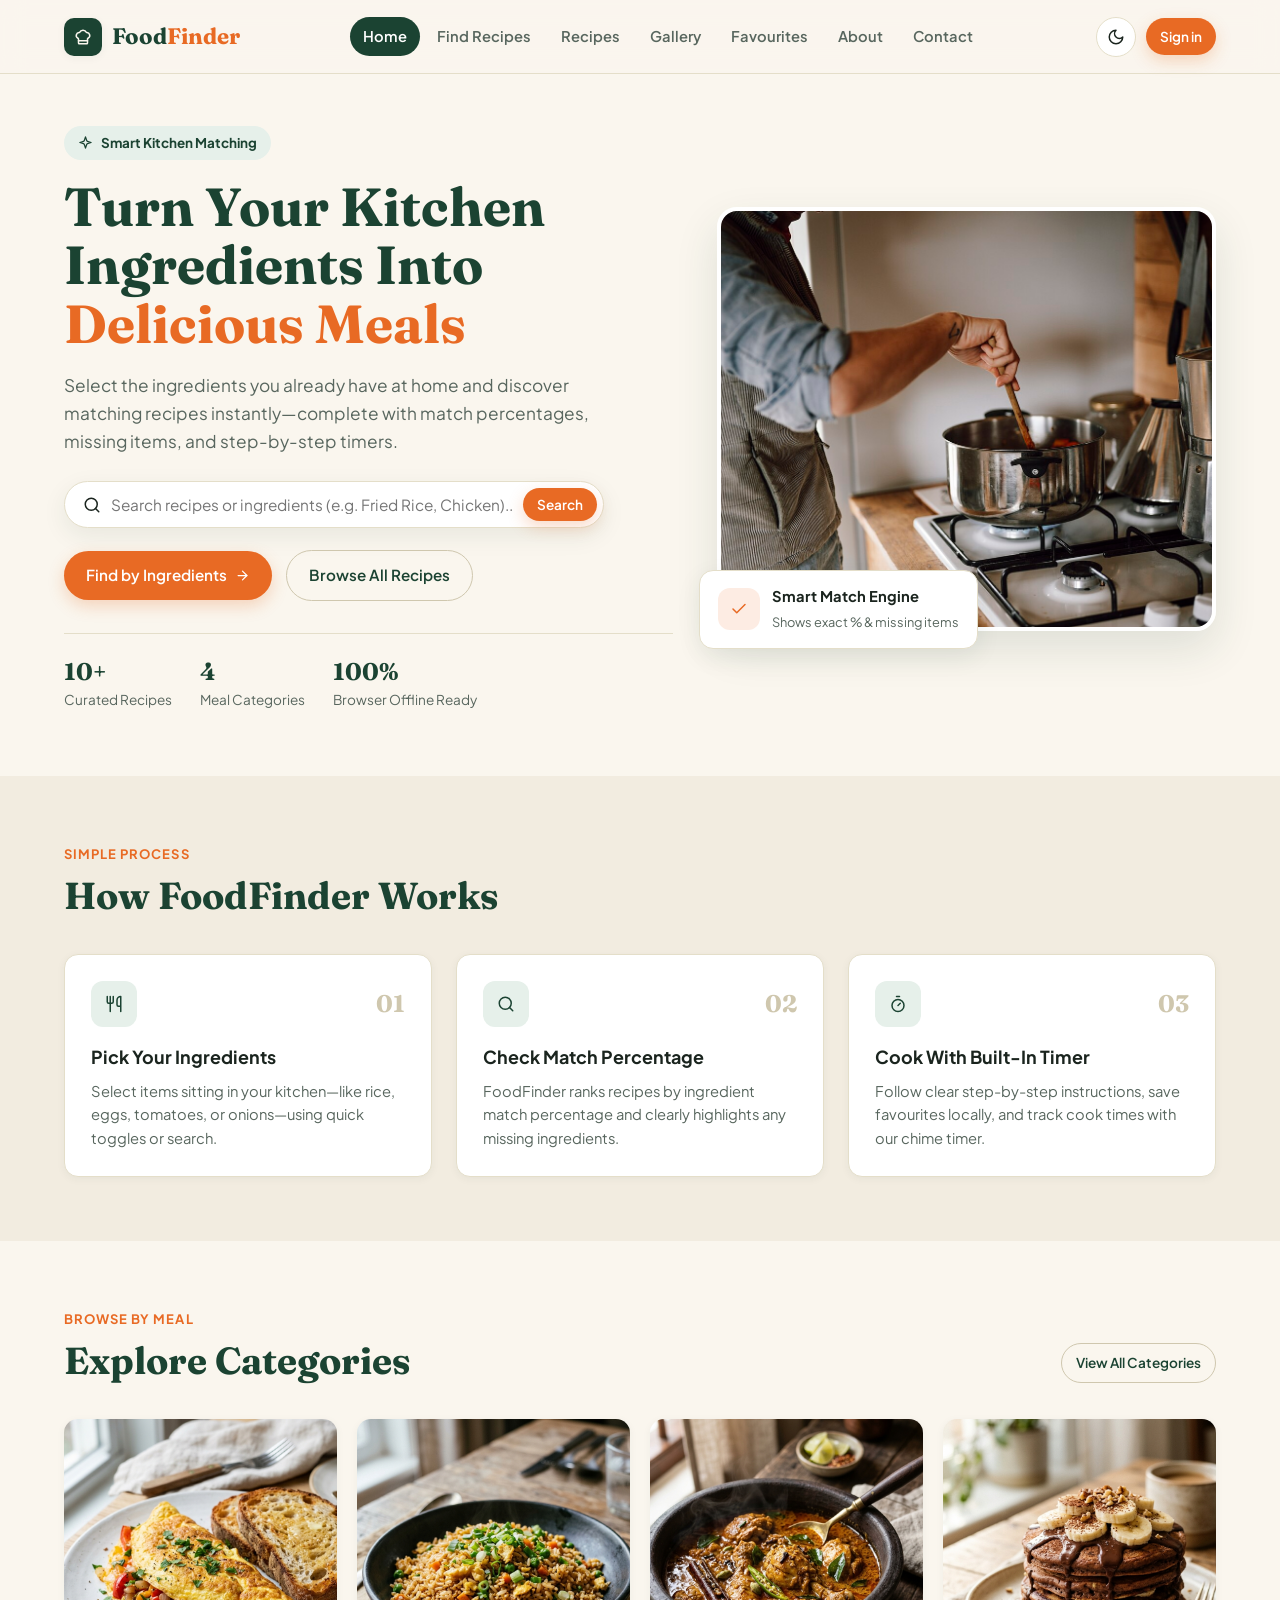
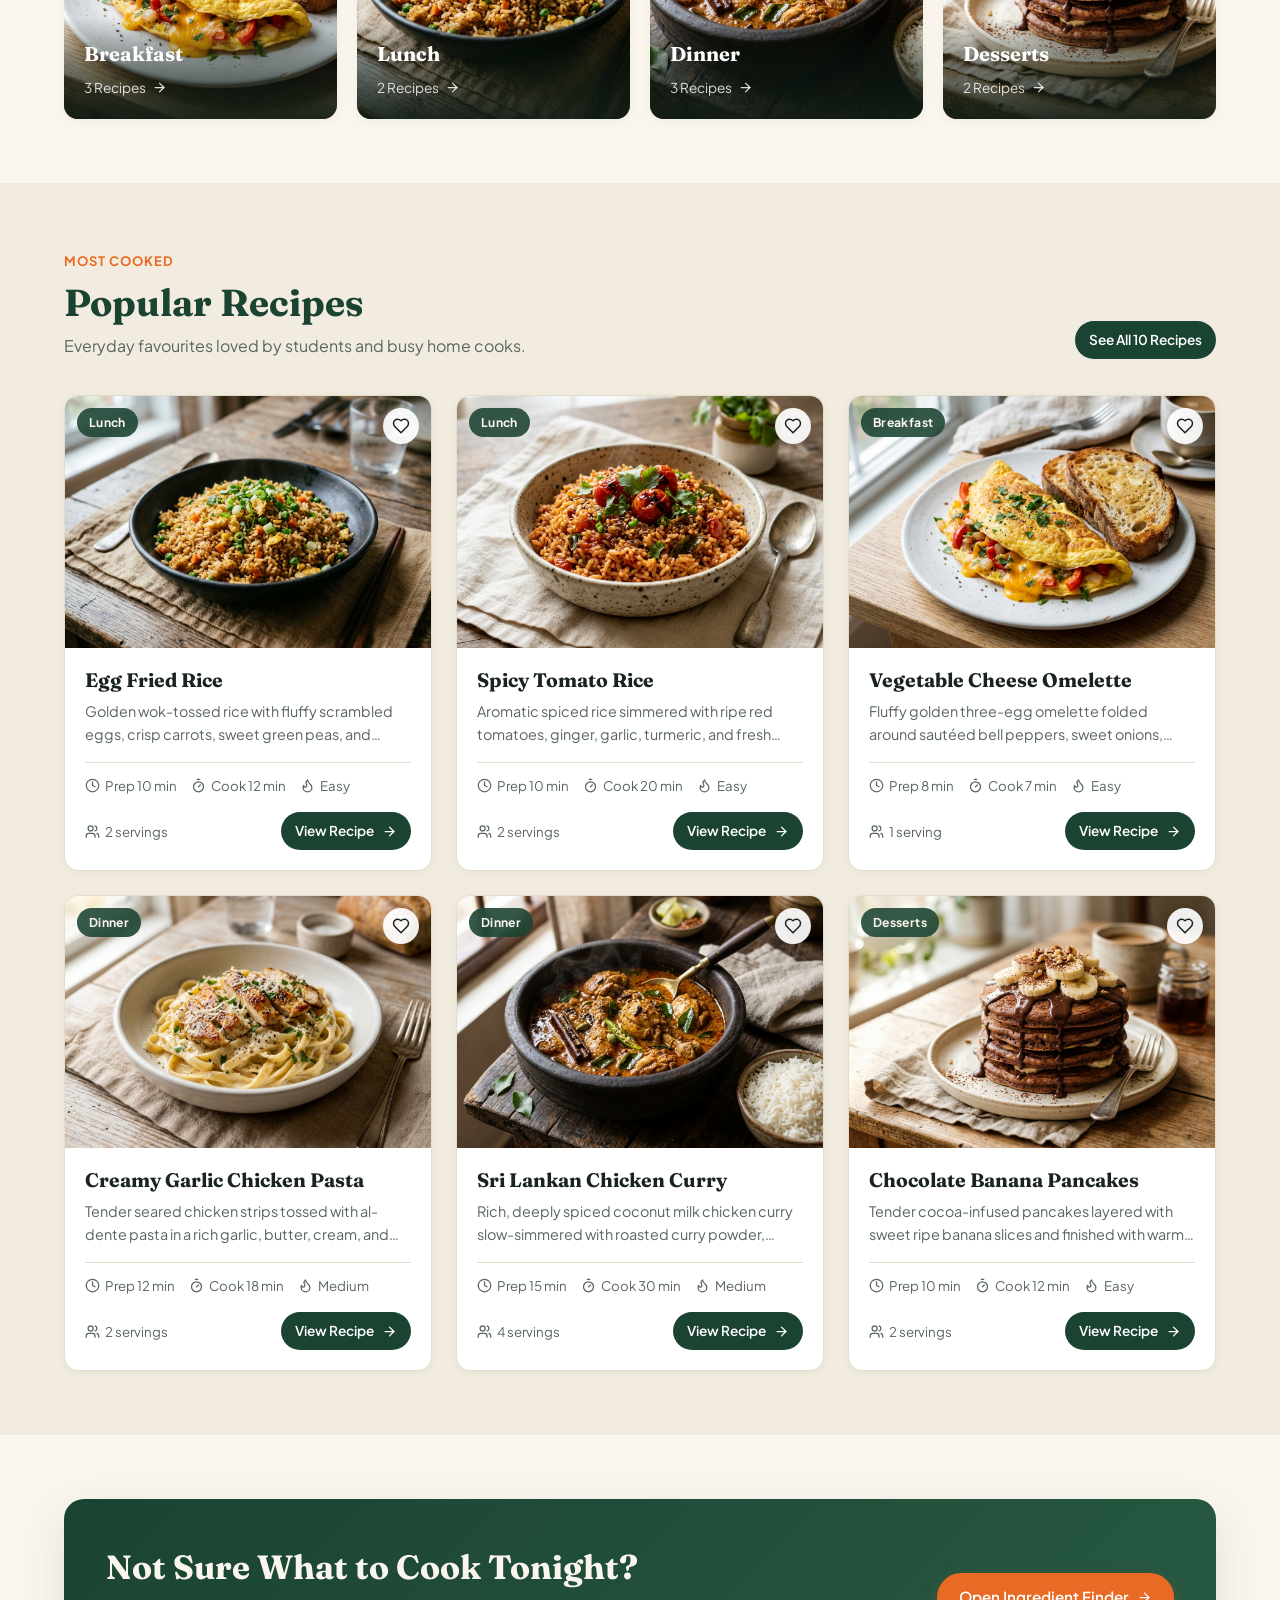
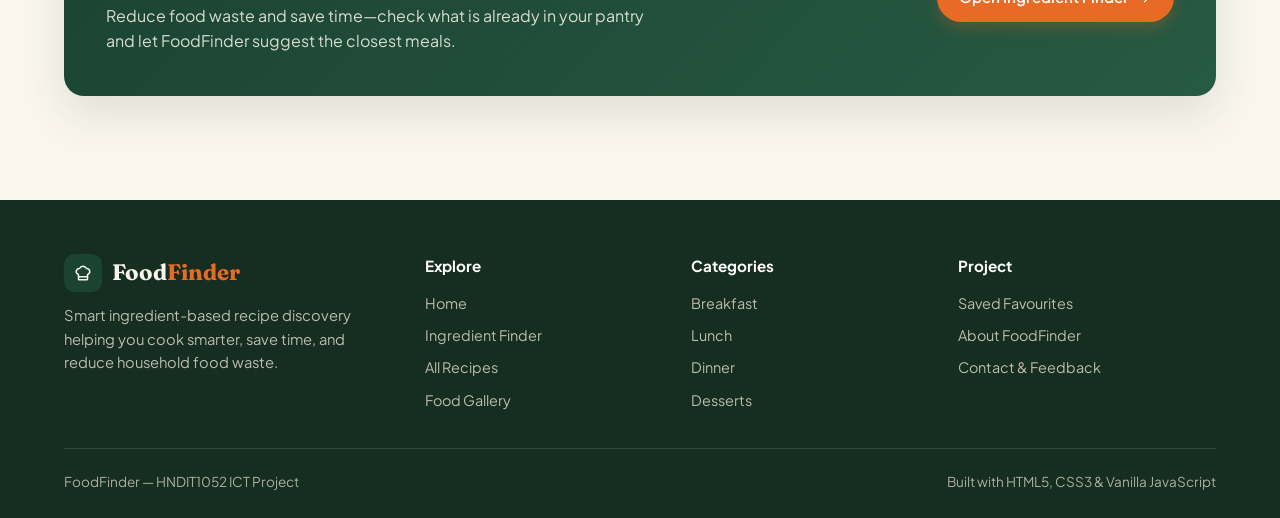
<file: index.html>
<!DOCTYPE html>
<html lang="en">
<head>
  <meta charset="UTF-8" />
  <meta name="viewport" content="width=device-width, initial-scale=1.0" />
  <title>FoodFinder — Smart Ingredient-Based Recipe Finder</title>
  <link rel="stylesheet" href="style.css" />
</head>
<body data-page="home">
  <header class="site-header">
    <div class="container header-inner">
      <a href="index.html" class="brand-logo">
        <span class="brand-mark">
          <svg class="icon" viewBox="0 0 24 24" fill="none" stroke="currentColor" stroke-width="2" stroke-linecap="round" stroke-linejoin="round" aria-hidden="true">
            <path d="M17 21a1 1 0 0 0 1-1v-5.35c0-.457.316-.844.727-1.041a4 4 0 0 0-2.134-7.589 5 5 0 0 0-9.186 0 4 4 0 0 0-2.134 7.588c.411.198.727.585.727 1.041V20a1 1 0 0 0 1 1Z"/>
            <path d="M6 17h12"/>
          </svg>
        </span>
        <span>Food<span class="brand-accent">Finder</span></span>
      </a>

      <nav class="main-nav" id="mainNav" aria-label="Main navigation">
        <a href="index.html" class="nav-link active">Home</a>
        <a href="finder.html" class="nav-link">Find Recipes</a>
        <a href="recipes.html" class="nav-link">Recipes</a>
        <a href="gallery.html" class="nav-link">Gallery</a>
        <a href="favourites.html" class="nav-link">
          Favourites <span class="fav-badge fav-count-badge" style="display:none;">0</span>
        </a>
        <a href="about.html" class="nav-link">About</a>
        <a href="contact.html" class="nav-link">Contact</a>
      </nav>

      <div class="header-actions">
        <button type="button" class="icon-btn" id="themeToggleBtn" aria-label="Toggle color theme"></button>
        <button type="button" class="icon-btn mobile-menu-btn" id="mobileMenuBtn" aria-label="Toggle navigation menu" aria-expanded="false">
          <svg class="icon" viewBox="0 0 24 24" fill="none" stroke="currentColor" stroke-width="2" stroke-linecap="round" stroke-linejoin="round" aria-hidden="true">
            <line x1="4" x2="20" y1="12" y2="12"/><line x1="4" x2="20" y1="6" y2="6"/><line x1="4" x2="20" y1="18" y2="18"/>
          </svg>
        </button>
      </div>
    </div>
  </header>

  <main class="main-content">
    <section class="hero">
      <div class="container hero-grid">
        <div>
          <span class="hero-badge">
            <svg class="icon icon-sm" viewBox="0 0 24 24" fill="none" stroke="currentColor" stroke-width="2" stroke-linecap="round" stroke-linejoin="round" aria-hidden="true">
              <path d="m12 3-1.912 5.813a2 2 0 0 1-1.275 1.275L3 12l5.813 1.912a2 2 0 0 1 1.275 1.275L12 21l1.912-5.813a2 2 0 0 1 1.275-1.275L21 12l-5.813-1.912a2 2 0 0 1-1.275-1.275L12 3Z"/>
            </svg>
            Smart Kitchen Matching
          </span>
          <h1 class="hero-title">Turn Your Kitchen Ingredients Into <span>Delicious Meals</span></h1>
          <p class="hero-desc">
            Select the ingredients you already have at home and discover matching recipes instantly—complete with match percentages, missing items, and step-by-step timers.
          </p>

          <form class="hero-search" id="heroSearchForm">
            <svg class="icon" viewBox="0 0 24 24" fill="none" stroke="currentColor" stroke-width="2" stroke-linecap="round" stroke-linejoin="round" aria-hidden="true">
              <circle cx="11" cy="11" r="8"/><path d="m21 21-4.3-4.3"/>
            </svg>
            <input type="text" id="heroSearchInput" placeholder="Search recipes or ingredients (e.g. Fried Rice, Chicken)..." aria-label="Search recipes" />
            <button type="submit" class="btn btn-primary btn-sm">Search</button>
          </form>

          <div class="hero-actions">
            <a href="finder.html" class="btn btn-primary">
              Find by Ingredients
              <svg class="icon icon-sm" viewBox="0 0 24 24" fill="none" stroke="currentColor" stroke-width="2" stroke-linecap="round" stroke-linejoin="round" aria-hidden="true">
                <path d="M5 12h14"/><path d="m12 5 7 7-7 7"/>
              </svg>
            </a>
            <a href="recipes.html" class="btn btn-outline">Browse All Recipes</a>
          </div>

          <div class="hero-stats">
            <div class="stat-item">
              <strong>10+</strong>
              <span>Curated Recipes</span>
            </div>
            <div class="stat-item">
              <strong>4</strong>
              <span>Meal Categories</span>
            </div>
            <div class="stat-item">
              <strong>100%</strong>
              <span>Browser Offline Ready</span>
            </div>
          </div>
        </div>

        <div class="hero-media">
          <div class="hero-image-wrap">
            <img src="images/hero-kitchen.jpg" alt="Fresh ingredients prepared in a warm home kitchen" />
          </div>
          <div class="hero-floating-card">
            <div class="floating-icon">
              <svg class="icon" viewBox="0 0 24 24" fill="none" stroke="currentColor" stroke-width="2" stroke-linecap="round" stroke-linejoin="round" aria-hidden="true">
                <path d="M20 6 9 17l-5-5"/>
              </svg>
            </div>
            <div>
              <strong>Smart Match Engine</strong>
              <span>Shows exact % &amp; missing items</span>
            </div>
          </div>
        </div>
      </div>
    </section>

    <section class="section section-alt">
      <div class="container">
        <div class="section-header">
          <div>
            <span class="section-eyebrow">Simple Process</span>
            <h2 class="section-title">How FoodFinder Works</h2>
          </div>
        </div>

        <div class="steps-grid">
          <div class="step-card">
            <div class="step-icon-row">
              <span class="step-icon">
                <svg class="icon" viewBox="0 0 24 24" fill="none" stroke="currentColor" stroke-width="2" stroke-linecap="round" stroke-linejoin="round" aria-hidden="true">
                  <path d="M3 2v7c0 1.1.9 2 2 2h4a2 2 0 0 0 2-2V2"/><path d="M7 2v20"/><path d="M21 15V2v0a5 5 0 0 0-5 5v6c0 1.1.9 2 2 2h3Zm0 0v7"/>
                </svg>
              </span>
              <span class="step-num">01</span>
            </div>
            <h3>Pick Your Ingredients</h3>
            <p>Select items sitting in your kitchen—like rice, eggs, tomatoes, or onions—using quick toggles or search.</p>
          </div>

          <div class="step-card">
            <div class="step-icon-row">
              <span class="step-icon">
                <svg class="icon" viewBox="0 0 24 24" fill="none" stroke="currentColor" stroke-width="2" stroke-linecap="round" stroke-linejoin="round" aria-hidden="true">
                  <circle cx="11" cy="11" r="8"/><path d="m21 21-4.3-4.3"/>
                </svg>
              </span>
              <span class="step-num">02</span>
            </div>
            <h3>Check Match Percentage</h3>
            <p>FoodFinder ranks recipes by ingredient match percentage and clearly highlights any missing ingredients.</p>
          </div>

          <div class="step-card">
            <div class="step-icon-row">
              <span class="step-icon">
                <svg class="icon" viewBox="0 0 24 24" fill="none" stroke="currentColor" stroke-width="2" stroke-linecap="round" stroke-linejoin="round" aria-hidden="true">
                  <line x1="10" x2="14" y1="2" y2="2"/><line x1="12" x2="15" y1="14" y2="11"/><circle cx="12" cy="14" r="8"/>
                </svg>
              </span>
              <span class="step-num">03</span>
            </div>
            <h3>Cook With Built-In Timer</h3>
            <p>Follow clear step-by-step instructions, save favourites locally, and track cook times with our chime timer.</p>
          </div>
        </div>
      </div>
    </section>

    <section class="section">
      <div class="container">
        <div class="section-header">
          <div>
            <span class="section-eyebrow">Browse By Meal</span>
            <h2 class="section-title">Explore Categories</h2>
          </div>
          <a href="recipes.html" class="btn btn-outline btn-sm">View All Categories</a>
        </div>
        <div class="categories-grid" id="homeCategoriesGrid"></div>
      </div>
    </section>

    <section class="section section-alt">
      <div class="container">
        <div class="section-header">
          <div>
            <span class="section-eyebrow">Most Cooked</span>
            <h2 class="section-title">Popular Recipes</h2>
            <p class="section-subtitle">Everyday favourites loved by students and busy home cooks.</p>
          </div>
          <a href="recipes.html" class="btn btn-secondary btn-sm">See All 10 Recipes</a>
        </div>
        <div class="recipes-grid" id="popularRecipesGrid"></div>
      </div>
    </section>

    <section class="section">
      <div class="container">
        <div class="cta-banner">
          <div>
            <h2>Not Sure What to Cook Tonight?</h2>
            <p>Reduce food waste and save time—check what is already in your pantry and let FoodFinder suggest the closest meals.</p>
          </div>
          <a href="finder.html" class="btn btn-primary">
            Open Ingredient Finder
            <svg class="icon icon-sm" viewBox="0 0 24 24" fill="none" stroke="currentColor" stroke-width="2" stroke-linecap="round" stroke-linejoin="round" aria-hidden="true">
              <path d="M5 12h14"/><path d="m12 5 7 7-7 7"/>
            </svg>
          </a>
        </div>
      </div>
    </section>
  </main>

  <footer class="site-footer">
    <div class="container">
      <div class="footer-grid">
        <div class="footer-brand">
          <a href="index.html" class="brand-logo" style="color:#FAF6EE;">
            <span class="brand-mark">
              <svg class="icon" viewBox="0 0 24 24" fill="none" stroke="currentColor" stroke-width="2" stroke-linecap="round" stroke-linejoin="round" aria-hidden="true">
                <path d="M17 21a1 1 0 0 0 1-1v-5.35c0-.457.316-.844.727-1.041a4 4 0 0 0-2.134-7.589 5 5 0 0 0-9.186 0 4 4 0 0 0-2.134 7.588c.411.198.727.585.727 1.041V20a1 1 0 0 0 1 1Z"/>
                <path d="M6 17h12"/>
              </svg>
            </span>
            <span>Food<span class="brand-accent">Finder</span></span>
          </a>
          <p>Smart ingredient-based recipe discovery helping you cook smarter, save time, and reduce household food waste.</p>
        </div>

        <div class="footer-col">
          <h4>Explore</h4>
          <div class="footer-links">
            <a href="index.html">Home</a>
            <a href="finder.html">Ingredient Finder</a>
            <a href="recipes.html">All Recipes</a>
            <a href="gallery.html">Food Gallery</a>
          </div>
        </div>

        <div class="footer-col">
          <h4>Categories</h4>
          <div class="footer-links">
            <a href="recipes.html?category=Breakfast">Breakfast</a>
            <a href="recipes.html?category=Lunch">Lunch</a>
            <a href="recipes.html?category=Dinner">Dinner</a>
            <a href="recipes.html?category=Desserts">Desserts</a>
          </div>
        </div>

        <div class="footer-col">
          <h4>Project</h4>
          <div class="footer-links">
            <a href="favourites.html">Saved Favourites</a>
            <a href="about.html">About FoodFinder</a>
            <a href="contact.html">Contact &amp; Feedback</a>
          </div>
        </div>
      </div>

      <div class="footer-bottom">
        <span>FoodFinder — HNDIT1052 ICT Project</span>
        <span>Built with HTML5, CSS3 &amp; Vanilla JavaScript</span>
      </div>
    </div>
  </footer>

  <script src="data.js"></script>
  <script src="app.js"></script>
</body>
</html>
</file>
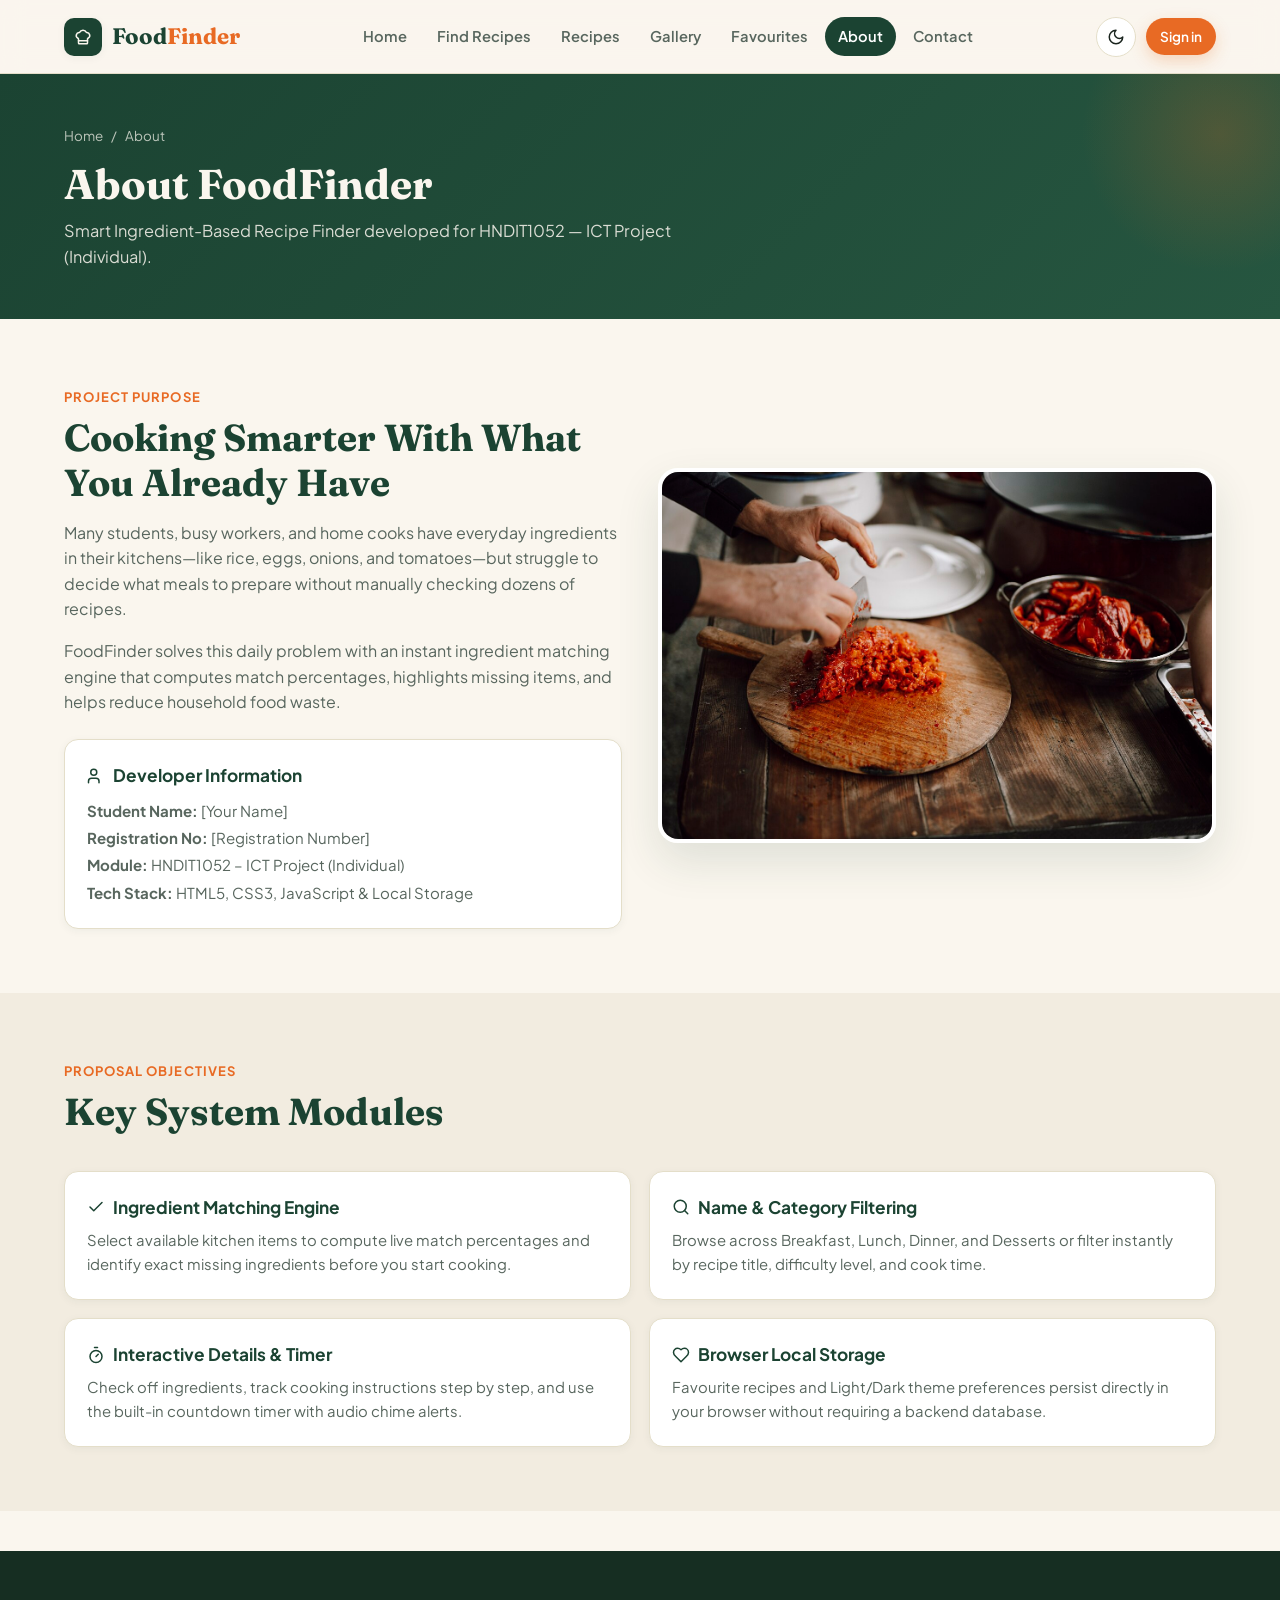
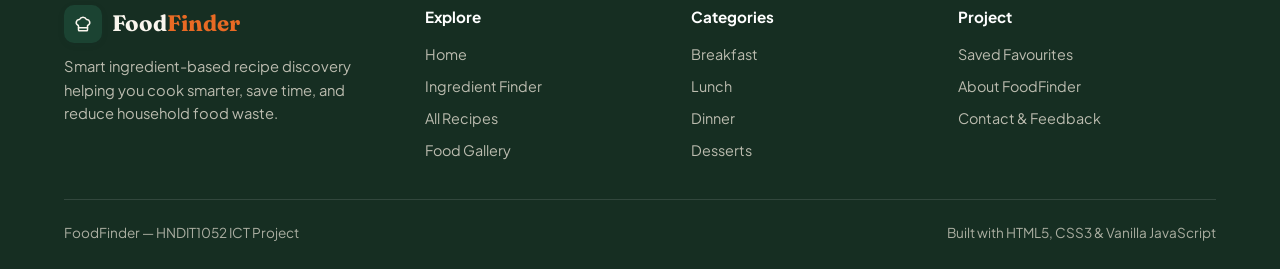
<file: about.html>
<!DOCTYPE html>
<html lang="en">
<head>
  <meta charset="UTF-8" />
  <meta name="viewport" content="width=device-width, initial-scale=1.0" />
  <title>About — FoodFinder</title>
  <link rel="stylesheet" href="style.css" />
</head>
<body data-page="about">
  <header class="site-header">
    <div class="container header-inner">
      <a href="index.html" class="brand-logo">
        <span class="brand-mark">
          <svg class="icon" viewBox="0 0 24 24" fill="none" stroke="currentColor" stroke-width="2" stroke-linecap="round" stroke-linejoin="round" aria-hidden="true">
            <path d="M17 21a1 1 0 0 0 1-1v-5.35c0-.457.316-.844.727-1.041a4 4 0 0 0-2.134-7.589 5 5 0 0 0-9.186 0 4 4 0 0 0-2.134 7.588c.411.198.727.585.727 1.041V20a1 1 0 0 0 1 1Z"/>
            <path d="M6 17h12"/>
          </svg>
        </span>
        <span>Food<span class="brand-accent">Finder</span></span>
      </a>

      <nav class="main-nav" id="mainNav" aria-label="Main navigation">
        <a href="index.html" class="nav-link">Home</a>
        <a href="finder.html" class="nav-link">Find Recipes</a>
        <a href="recipes.html" class="nav-link">Recipes</a>
        <a href="gallery.html" class="nav-link">Gallery</a>
        <a href="favourites.html" class="nav-link">
          Favourites <span class="fav-badge fav-count-badge" style="display:none;">0</span>
        </a>
        <a href="about.html" class="nav-link active">About</a>
        <a href="contact.html" class="nav-link">Contact</a>
      </nav>

      <div class="header-actions">
        <button type="button" class="icon-btn" id="themeToggleBtn" aria-label="Toggle color theme"></button>
        <button type="button" class="icon-btn mobile-menu-btn" id="mobileMenuBtn" aria-label="Toggle navigation menu" aria-expanded="false">
          <svg class="icon" viewBox="0 0 24 24" fill="none" stroke="currentColor" stroke-width="2" stroke-linecap="round" stroke-linejoin="round" aria-hidden="true">
            <line x1="4" x2="20" y1="12" y2="12"/><line x1="4" x2="20" y1="6" y2="6"/><line x1="4" x2="20" y2="18" y2="18"/>
          </svg>
        </button>
      </div>
    </div>
  </header>

  <main class="main-content">
    <section class="page-banner">
      <div class="container">
        <div class="breadcrumb">
          <a href="index.html">Home</a>
          <span>/</span>
          <span>About</span>
        </div>
        <h1>About FoodFinder</h1>
        <p>Smart Ingredient-Based Recipe Finder developed for HNDIT1052 — ICT Project (Individual).</p>
      </div>
    </section>

    <section class="section">
      <div class="container about-grid">
        <div>
          <span class="section-eyebrow">Project Purpose</span>
          <h2 class="section-title" style="margin-bottom:14px;">Cooking Smarter With What You Already Have</h2>
          <p style="color:var(--text-muted);margin-bottom:16px;">
            Many students, busy workers, and home cooks have everyday ingredients in their kitchens—like rice, eggs, onions, and tomatoes—but struggle to decide what meals to prepare without manually checking dozens of recipes.
          </p>
          <p style="color:var(--text-muted);margin-bottom:24px;">
            FoodFinder solves this daily problem with an instant ingredient matching engine that computes match percentages, highlights missing items, and helps reduce household food waste.
          </p>

          <div class="info-card">
            <h3>
              <svg class="icon" viewBox="0 0 24 24" fill="none" stroke="currentColor" stroke-width="2" stroke-linecap="round" stroke-linejoin="round" aria-hidden="true">
                <path d="M16 21v-2a4 4 0 0 0-4-4H6a4 4 0 0 0-4 4v2"/><circle cx="9" cy="7" r="4"/>
              </svg>
              Developer Information
            </h3>
            <p style="font-size:0.94rem;color:var(--text-muted);line-height:1.8;">
              <strong>Student Name:</strong> [Your Name]<br />
              <strong>Registration No:</strong> [Registration Number]<br />
              <strong>Module:</strong> HNDIT1052 – ICT Project (Individual)<br />
              <strong>Tech Stack:</strong> HTML5, CSS3, JavaScript &amp; Local Storage
            </p>
          </div>
        </div>

        <div class="about-image">
          <img src="images/kitchen-spread.jpg" alt="Fresh vegetables and spices being prepared in a home kitchen" />
        </div>
      </div>
    </section>

    <section class="section section-alt">
      <div class="container">
        <div class="section-header">
          <div>
            <span class="section-eyebrow">Proposal Objectives</span>
            <h2 class="section-title">Key System Modules</h2>
          </div>
        </div>

        <div class="objectives-grid">
          <div class="info-card">
            <h3>
              <svg class="icon" viewBox="0 0 24 24" fill="none" stroke="currentColor" stroke-width="2" stroke-linecap="round" stroke-linejoin="round" aria-hidden="true">
                <path d="M20 6 9 17l-5-5"/>
              </svg>
              Ingredient Matching Engine
            </h3>
            <p style="color:var(--text-muted);font-size:0.93rem;">
              Select available kitchen items to compute live match percentages and identify exact missing ingredients before you start cooking.
            </p>
          </div>

          <div class="info-card">
            <h3>
              <svg class="icon" viewBox="0 0 24 24" fill="none" stroke="currentColor" stroke-width="2" stroke-linecap="round" stroke-linejoin="round" aria-hidden="true">
                <circle cx="11" cy="11" r="8"/><path d="m21 21-4.3-4.3"/>
              </svg>
              Name &amp; Category Filtering
            </h3>
            <p style="color:var(--text-muted);font-size:0.93rem;">
              Browse across Breakfast, Lunch, Dinner, and Desserts or filter instantly by recipe title, difficulty level, and cook time.
            </p>
          </div>

          <div class="info-card">
            <h3>
              <svg class="icon" viewBox="0 0 24 24" fill="none" stroke="currentColor" stroke-width="2" stroke-linecap="round" stroke-linejoin="round" aria-hidden="true">
                <line x1="10" x2="14" y1="2" y2="2"/><line x1="12" x2="15" y1="14" y2="11"/><circle cx="12" cy="14" r="8"/>
              </svg>
              Interactive Details &amp; Timer
            </h3>
            <p style="color:var(--text-muted);font-size:0.93rem;">
              Check off ingredients, track cooking instructions step by step, and use the built-in countdown timer with audio chime alerts.
            </p>
          </div>

          <div class="info-card">
            <h3>
              <svg class="icon" viewBox="0 0 24 24" fill="none" stroke="currentColor" stroke-width="2" stroke-linecap="round" stroke-linejoin="round" aria-hidden="true">
                <path d="M19 14c1.49-1.46 3-3.21 3-5.5A5.5 5.5 0 0 0 16.5 3c-1.76 0-3 .5-4.5 2-1.5-1.5-2.74-2-4.5-2A5.5 5.5 0 0 0 2 8.5c0 2.3 1.5 4.05 3 5.5l7 7Z"/>
              </svg>
              Browser Local Storage
            </h3>
            <p style="color:var(--text-muted);font-size:0.93rem;">
              Favourite recipes and Light/Dark theme preferences persist directly in your browser without requiring a backend database.
            </p>
          </div>
        </div>
      </div>
    </section>
  </main>

  <footer class="site-footer">
    <div class="container">
      <div class="footer-grid">
        <div class="footer-brand">
          <a href="index.html" class="brand-logo" style="color:#FAF6EE;">
            <span class="brand-mark">
              <svg class="icon" viewBox="0 0 24 24" fill="none" stroke="currentColor" stroke-width="2" stroke-linecap="round" stroke-linejoin="round" aria-hidden="true">
                <path d="M17 21a1 1 0 0 0 1-1v-5.35c0-.457.316-.844.727-1.041a4 4 0 0 0-2.134-7.589 5 5 0 0 0-9.186 0 4 4 0 0 0-2.134 7.588c.411.198.727.585.727 1.041V20a1 1 0 0 0 1 1Z"/>
                <path d="M6 17h12"/>
              </svg>
            </span>
            <span>Food<span class="brand-accent">Finder</span></span>
          </a>
          <p>Smart ingredient-based recipe discovery helping you cook smarter, save time, and reduce household food waste.</p>
        </div>
        <div class="footer-col">
          <h4>Explore</h4>
          <div class="footer-links">
            <a href="index.html">Home</a>
            <a href="finder.html">Ingredient Finder</a>
            <a href="recipes.html">All Recipes</a>
            <a href="gallery.html">Food Gallery</a>
          </div>
        </div>
        <div class="footer-col">
          <h4>Categories</h4>
          <div class="footer-links">
            <a href="recipes.html?category=Breakfast">Breakfast</a>
            <a href="recipes.html?category=Lunch">Lunch</a>
            <a href="recipes.html?category=Dinner">Dinner</a>
            <a href="recipes.html?category=Desserts">Desserts</a>
          </div>
        </div>
        <div class="footer-col">
          <h4>Project</h4>
          <div class="footer-links">
            <a href="favourites.html">Saved Favourites</a>
            <a href="about.html">About FoodFinder</a>
            <a href="contact.html">Contact &amp; Feedback</a>
          </div>
        </div>
      </div>
      <div class="footer-bottom">
        <span>FoodFinder — HNDIT1052 ICT Project</span>
        <span>Built with HTML5, CSS3 &amp; Vanilla JavaScript</span>
      </div>
    </div>
  </footer>

  <script src="data.js"></script>
  <script src="app.js"></script>
</body>
</html>
</file>
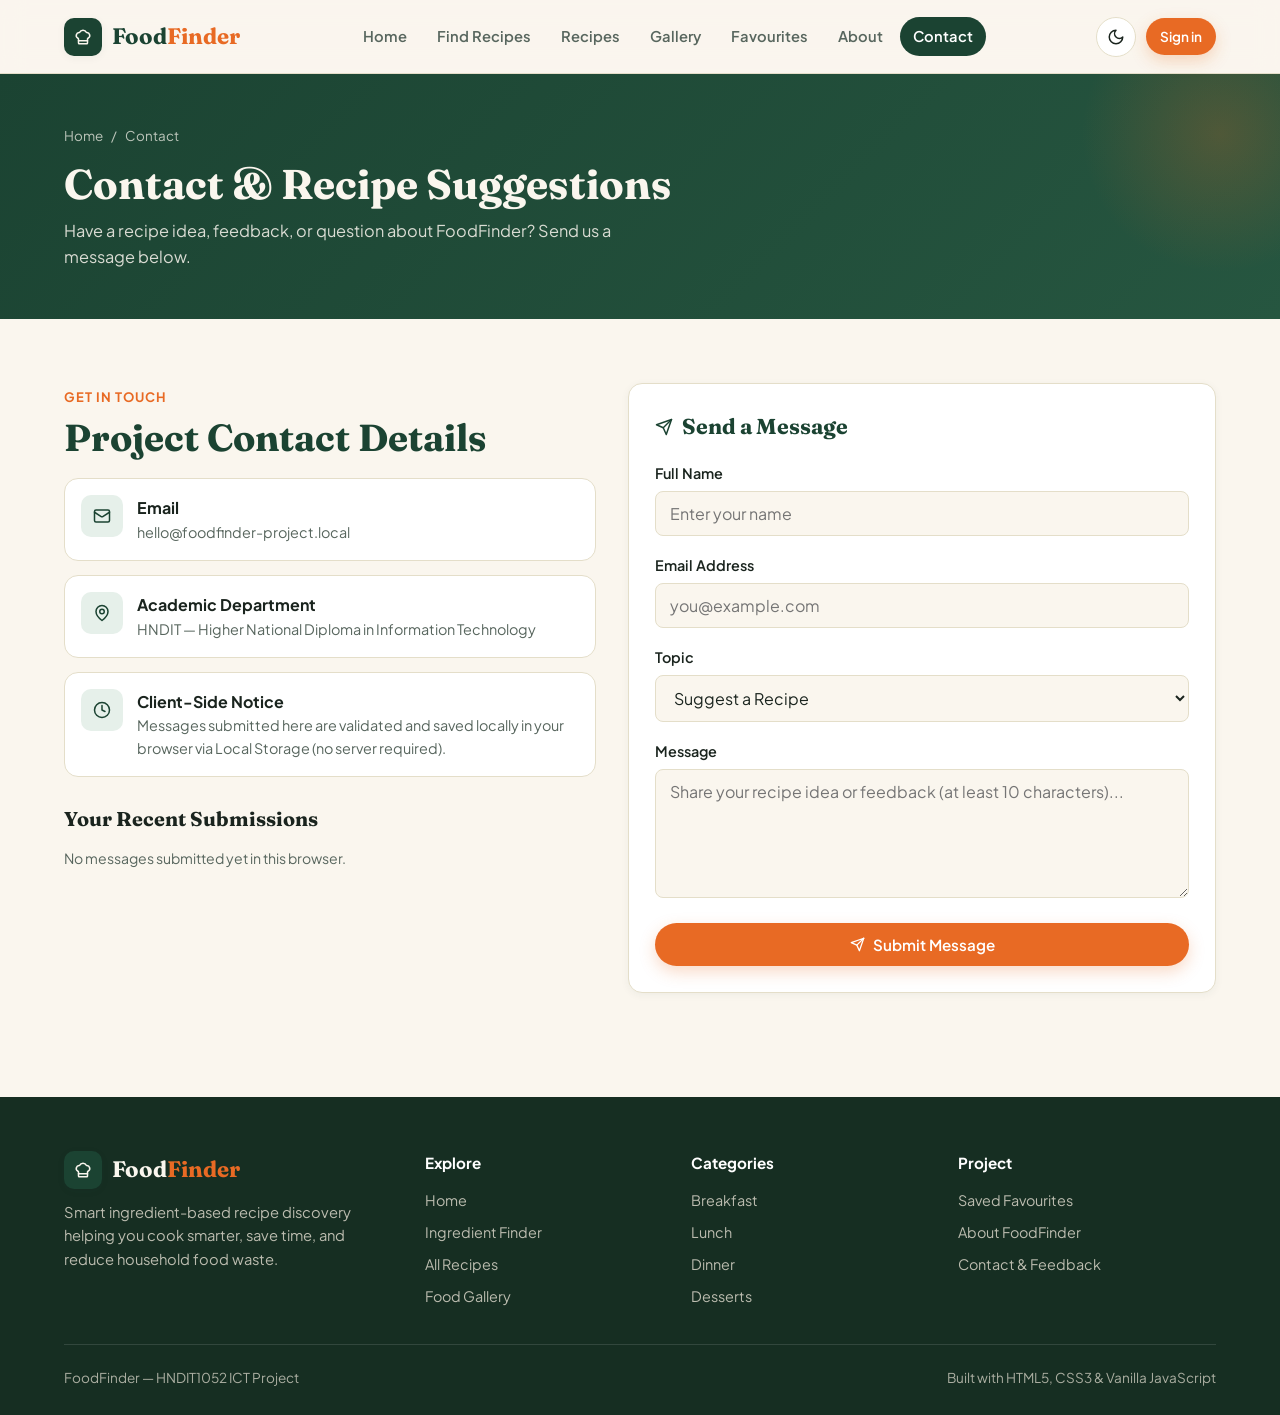
<file: contact.html>
<!DOCTYPE html>
<html lang="en">
<head>
  <meta charset="UTF-8" />
  <meta name="viewport" content="width=device-width, initial-scale=1.0" />
  <title>Contact — FoodFinder</title>
  <link rel="stylesheet" href="style.css" />
</head>
<body data-page="contact">
  <header class="site-header">
    <div class="container header-inner">
      <a href="index.html" class="brand-logo">
        <span class="brand-mark">
          <svg class="icon" viewBox="0 0 24 24" fill="none" stroke="currentColor" stroke-width="2" stroke-linecap="round" stroke-linejoin="round" aria-hidden="true">
            <path d="M17 21a1 1 0 0 0 1-1v-5.35c0-.457.316-.844.727-1.041a4 4 0 0 0-2.134-7.589 5 5 0 0 0-9.186 0 4 4 0 0 0-2.134 7.588c.411.198.727.585.727 1.041V20a1 1 0 0 0 1 1Z"/>
            <path d="M6 17h12"/>
          </svg>
        </span>
        <span>Food<span class="brand-accent">Finder</span></span>
      </a>

      <nav class="main-nav" id="mainNav" aria-label="Main navigation">
        <a href="index.html" class="nav-link">Home</a>
        <a href="finder.html" class="nav-link">Find Recipes</a>
        <a href="recipes.html" class="nav-link">Recipes</a>
        <a href="gallery.html" class="nav-link">Gallery</a>
        <a href="favourites.html" class="nav-link">
          Favourites <span class="fav-badge fav-count-badge" style="display:none;">0</span>
        </a>
        <a href="about.html" class="nav-link">About</a>
        <a href="contact.html" class="nav-link active">Contact</a>
      </nav>

      <div class="header-actions">
        <button type="button" class="icon-btn" id="themeToggleBtn" aria-label="Toggle color theme"></button>
        <button type="button" class="icon-btn mobile-menu-btn" id="mobileMenuBtn" aria-label="Toggle navigation menu" aria-expanded="false">
          <svg class="icon" viewBox="0 0 24 24" fill="none" stroke="currentColor" stroke-width="2" stroke-linecap="round" stroke-linejoin="round" aria-hidden="true">
            <line x1="4" x2="20" y1="12" y2="12"/><line x1="4" x2="20" y1="6" y2="6"/><line x1="4" x2="20" y1="18" y2="18"/>
          </svg>
        </button>
      </div>
    </div>
  </header>

  <main class="main-content">
    <section class="page-banner">
      <div class="container">
        <div class="breadcrumb">
          <a href="index.html">Home</a>
          <span>/</span>
          <span>Contact</span>
        </div>
        <h1>Contact &amp; Recipe Suggestions</h1>
        <p>Have a recipe idea, feedback, or question about FoodFinder? Send us a message below.</p>
      </div>
    </section>

    <section class="section">
      <div class="container contact-grid">
        <div>
          <span class="section-eyebrow">Get In Touch</span>
          <h2 class="section-title" style="margin-bottom:18px;">Project Contact Details</h2>

          <div class="contact-item">
            <div class="contact-icon">
              <svg class="icon" viewBox="0 0 24 24" fill="none" stroke="currentColor" stroke-width="2" stroke-linecap="round" stroke-linejoin="round" aria-hidden="true">
                <rect width="20" height="16" x="2" y="4" rx="2"/><path d="m22 7-8.97 5.7a1.94 1.94 0 0 1-2.06 0L2 7"/>
              </svg>
            </div>
            <div>
              <strong>Email</strong>
              <p style="font-size:0.9rem;color:var(--text-muted);">hello@foodfinder-project.local</p>
            </div>
          </div>

          <div class="contact-item">
            <div class="contact-icon">
              <svg class="icon" viewBox="0 0 24 24" fill="none" stroke="currentColor" stroke-width="2" stroke-linecap="round" stroke-linejoin="round" aria-hidden="true">
                <path d="M20 10c0 6-8 12-8 12s-8-6-8-12a8 8 0 0 1 16 0Z"/><circle cx="12" cy="10" r="3"/>
              </svg>
            </div>
            <div>
              <strong>Academic Department</strong>
              <p style="font-size:0.9rem;color:var(--text-muted);">HNDIT — Higher National Diploma in Information Technology</p>
            </div>
          </div>

          <div class="contact-item">
            <div class="contact-icon">
              <svg class="icon" viewBox="0 0 24 24" fill="none" stroke="currentColor" stroke-width="2" stroke-linecap="round" stroke-linejoin="round" aria-hidden="true">
                <circle cx="12" cy="12" r="10"/><polyline points="12 6 12 12 16 14"/>
              </svg>
            </div>
            <div>
              <strong>Client-Side Notice</strong>
              <p style="font-size:0.9rem;color:var(--text-muted);">Messages submitted here are validated and saved locally in your browser via Local Storage (no server required).</p>
            </div>
          </div>

          <div style="margin-top:26px;">
            <h3 style="font-family:var(--font-display);font-size:1.25rem;margin-bottom:12px;">Your Recent Submissions</h3>
            <div id="savedInquiriesList"></div>
          </div>
        </div>

        <div class="detail-card" style="margin-bottom:0;">
          <h2>
            <svg class="icon" viewBox="0 0 24 24" fill="none" stroke="currentColor" stroke-width="2" stroke-linecap="round" stroke-linejoin="round" aria-hidden="true">
              <path d="m22 2-7 20-4-9-9-4Z"/><path d="M22 2 11 13"/>
            </svg>
            Send a Message
          </h2>

          <div id="contactSuccessBanner" style="display:none;align-items:center;gap:10px;padding:12px 14px;border-radius:var(--radius-sm);background:var(--success-bg);color:var(--success);font-weight:600;font-size:0.9rem;margin-bottom:18px;">
            <svg class="icon icon-sm" viewBox="0 0 24 24" fill="none" stroke="currentColor" stroke-width="2" stroke-linecap="round" stroke-linejoin="round" aria-hidden="true">
              <path d="M20 6 9 17l-5-5"/>
            </svg>
            <span>Thank you! Your message has been recorded locally.</span>
          </div>

          <form id="contactForm" novalidate>
            <div class="form-group">
              <label for="contactName" class="form-label">Full Name</label>
              <input type="text" id="contactName" class="form-input" placeholder="Enter your name" required />
              <p class="form-error" id="nameError">Please enter your name.</p>
            </div>

            <div class="form-group">
              <label for="contactEmail" class="form-label">Email Address</label>
              <input type="email" id="contactEmail" class="form-input" placeholder="you@example.com" required />
              <p class="form-error" id="emailError">Please enter a valid email address.</p>
            </div>

            <div class="form-group">
              <label for="contactTopic" class="form-label">Topic</label>
              <select id="contactTopic" class="form-select">
                <option value="Suggest a Recipe">Suggest a Recipe</option>
                <option value="General Feedback">General Feedback</option>
                <option value="Ingredient Request">Ingredient Request</option>
                <option value="Report an Issue">Report an Issue</option>
              </select>
            </div>

            <div class="form-group">
              <label for="contactMessage" class="form-label">Message</label>
              <textarea id="contactMessage" rows="5" class="form-textarea" placeholder="Share your recipe idea or feedback (at least 10 characters)..." required></textarea>
              <p class="form-error" id="messageError">Please enter at least 10 characters.</p>
            </div>

            <button type="submit" class="btn btn-primary" style="width:100%;">
              <svg class="icon icon-sm" viewBox="0 0 24 24" fill="none" stroke="currentColor" stroke-width="2" stroke-linecap="round" stroke-linejoin="round" aria-hidden="true">
                <path d="m22 2-7 20-4-9-9-4Z"/><path d="M22 2 11 13"/>
              </svg>
              Submit Message
            </button>
          </form>
        </div>
      </div>
    </section>
  </main>

  <footer class="site-footer">
    <div class="container">
      <div class="footer-grid">
        <div class="footer-brand">
          <a href="index.html" class="brand-logo" style="color:#FAF6EE;">
            <span class="brand-mark">
              <svg class="icon" viewBox="0 0 24 24" fill="none" stroke="currentColor" stroke-width="2" stroke-linecap="round" stroke-linejoin="round" aria-hidden="true">
                <path d="M17 21a1 1 0 0 0 1-1v-5.35c0-.457.316-.844.727-1.041a4 4 0 0 0-2.134-7.589 5 5 0 0 0-9.186 0 4 4 0 0 0-2.134 7.588c.411.198.727.585.727 1.041V20a1 1 0 0 0 1 1Z"/>
                <path d="M6 17h12"/>
              </svg>
            </span>
            <span>Food<span class="brand-accent">Finder</span></span>
          </a>
          <p>Smart ingredient-based recipe discovery helping you cook smarter, save time, and reduce household food waste.</p>
        </div>
        <div class="footer-col">
          <h4>Explore</h4>
          <div class="footer-links">
            <a href="index.html">Home</a>
            <a href="finder.html">Ingredient Finder</a>
            <a href="recipes.html">All Recipes</a>
            <a href="gallery.html">Food Gallery</a>
          </div>
        </div>
        <div class="footer-col">
          <h4>Categories</h4>
          <div class="footer-links">
            <a href="recipes.html?category=Breakfast">Breakfast</a>
            <a href="recipes.html?category=Lunch">Lunch</a>
            <a href="recipes.html?category=Dinner">Dinner</a>
            <a href="recipes.html?category=Desserts">Desserts</a>
          </div>
        </div>
        <div class="footer-col">
          <h4>Project</h4>
          <div class="footer-links">
            <a href="favourites.html">Saved Favourites</a>
            <a href="about.html">About FoodFinder</a>
            <a href="contact.html">Contact &amp; Feedback</a>
          </div>
        </div>
      </div>
      <div class="footer-bottom">
        <span>FoodFinder — HNDIT1052 ICT Project</span>
        <span>Built with HTML5, CSS3 &amp; Vanilla JavaScript</span>
      </div>
    </div>
  </footer>

  <script src="data.js"></script>
  <script src="app.js"></script>
</body>
</html>
</file>
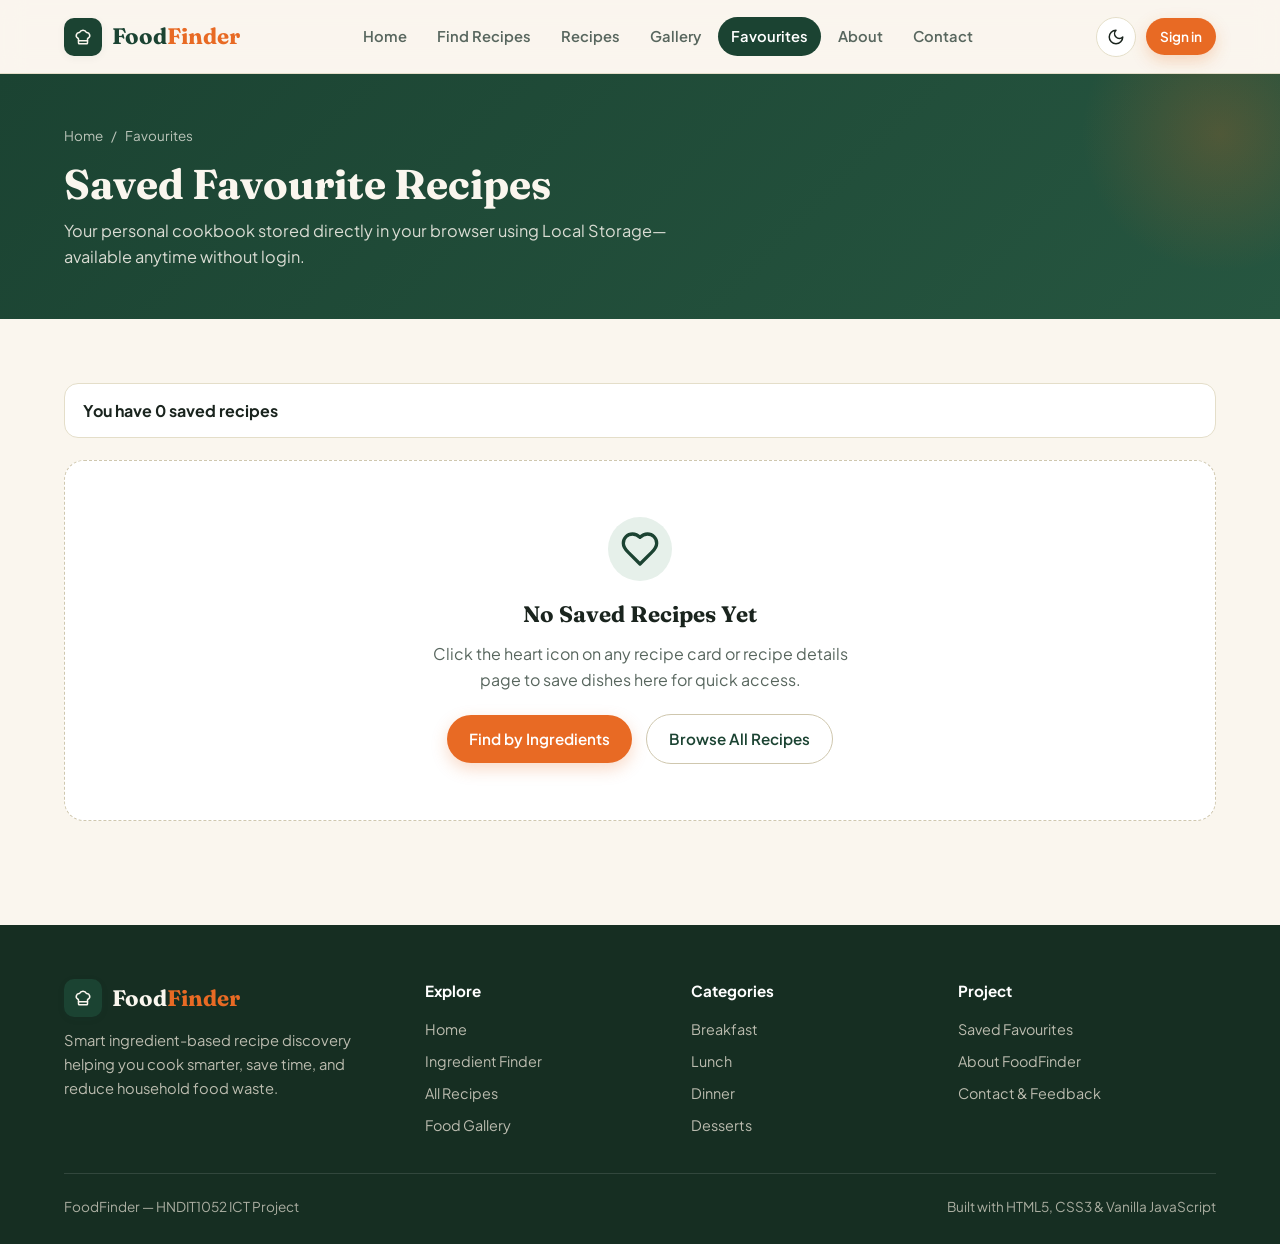
<file: favourites.html>
<!DOCTYPE html>
<html lang="en">
<head>
  <meta charset="UTF-8" />
  <meta name="viewport" content="width=device-width, initial-scale=1.0" />
  <title>Favourite Recipes — FoodFinder</title>
  <link rel="stylesheet" href="style.css" />
</head>
<body data-page="favourites">
  <header class="site-header">
    <div class="container header-inner">
      <a href="index.html" class="brand-logo">
        <span class="brand-mark">
          <svg class="icon" viewBox="0 0 24 24" fill="none" stroke="currentColor" stroke-width="2" stroke-linecap="round" stroke-linejoin="round" aria-hidden="true">
            <path d="M17 21a1 1 0 0 0 1-1v-5.35c0-.457.316-.844.727-1.041a4 4 0 0 0-2.134-7.589 5 5 0 0 0-9.186 0 4 4 0 0 0-2.134 7.588c.411.198.727.585.727 1.041V20a1 1 0 0 0 1 1Z"/>
            <path d="M6 17h12"/>
          </svg>
        </span>
        <span>Food<span class="brand-accent">Finder</span></span>
      </a>

      <nav class="main-nav" id="mainNav" aria-label="Main navigation">
        <a href="index.html" class="nav-link">Home</a>
        <a href="finder.html" class="nav-link">Find Recipes</a>
        <a href="recipes.html" class="nav-link">Recipes</a>
        <a href="gallery.html" class="nav-link">Gallery</a>
        <a href="favourites.html" class="nav-link active">
          Favourites <span class="fav-badge fav-count-badge" style="display:none;">0</span>
        </a>
        <a href="about.html" class="nav-link">About</a>
        <a href="contact.html" class="nav-link">Contact</a>
      </nav>

      <div class="header-actions">
        <button type="button" class="icon-btn" id="themeToggleBtn" aria-label="Toggle color theme"></button>
        <button type="button" class="icon-btn mobile-menu-btn" id="mobileMenuBtn" aria-label="Toggle navigation menu" aria-expanded="false">
          <svg class="icon" viewBox="0 0 24 24" fill="none" stroke="currentColor" stroke-width="2" stroke-linecap="round" stroke-linejoin="round" aria-hidden="true">
            <line x1="4" x2="20" y1="12" y2="12"/><line x1="4" x2="20" y1="6" y2="6"/><line x1="4" x2="20" y1="18" y2="18"/>
          </svg>
        </button>
      </div>
    </div>
  </header>

  <main class="main-content">
    <section class="page-banner">
      <div class="container">
        <div class="breadcrumb">
          <a href="index.html">Home</a>
          <span>/</span>
          <span>Favourites</span>
        </div>
        <h1>Saved Favourite Recipes</h1>
        <p>Your personal cookbook stored directly in your browser using Local Storage—available anytime without login.</p>
      </div>
    </section>

    <section class="section">
      <div class="container">
        <div class="results-toolbar">
          <strong id="favSummaryText">Loading saved recipes...</strong>
          <button type="button" class="btn btn-outline btn-sm" id="clearAllFavsBtn" style="display:none;">
            <svg class="icon icon-sm" viewBox="0 0 24 24" fill="none" stroke="currentColor" stroke-width="2" stroke-linecap="round" stroke-linejoin="round" aria-hidden="true">
              <path d="M3 6h18"/><path d="M19 6v14c0 1-1 2-2 2H7c-1 0-2-1-2-2V6"/><path d="M8 6V4c0-1 1-2 2-2h4c1 0 2 1 2 2v2"/>
            </svg>
            Clear All
          </button>
        </div>

        <div class="recipes-grid" id="favouritesGrid"></div>
      </div>
    </section>
  </main>

  <footer class="site-footer">
    <div class="container">
      <div class="footer-grid">
        <div class="footer-brand">
          <a href="index.html" class="brand-logo" style="color:#FAF6EE;">
            <span class="brand-mark">
              <svg class="icon" viewBox="0 0 24 24" fill="none" stroke="currentColor" stroke-width="2" stroke-linecap="round" stroke-linejoin="round" aria-hidden="true">
                <path d="M17 21a1 1 0 0 0 1-1v-5.35c0-.457.316-.844.727-1.041a4 4 0 0 0-2.134-7.589 5 5 0 0 0-9.186 0 4 4 0 0 0-2.134 7.588c.411.198.727.585.727 1.041V20a1 1 0 0 0 1 1Z"/>
                <path d="M6 17h12"/>
              </svg>
            </span>
            <span>Food<span class="brand-accent">Finder</span></span>
          </a>
          <p>Smart ingredient-based recipe discovery helping you cook smarter, save time, and reduce household food waste.</p>
        </div>
        <div class="footer-col">
          <h4>Explore</h4>
          <div class="footer-links">
            <a href="index.html">Home</a>
            <a href="finder.html">Ingredient Finder</a>
            <a href="recipes.html">All Recipes</a>
            <a href="gallery.html">Food Gallery</a>
          </div>
        </div>
        <div class="footer-col">
          <h4>Categories</h4>
          <div class="footer-links">
            <a href="recipes.html?category=Breakfast">Breakfast</a>
            <a href="recipes.html?category=Lunch">Lunch</a>
            <a href="recipes.html?category=Dinner">Dinner</a>
            <a href="recipes.html?category=Desserts">Desserts</a>
          </div>
        </div>
        <div class="footer-col">
          <h4>Project</h4>
          <div class="footer-links">
            <a href="favourites.html">Saved Favourites</a>
            <a href="about.html">About FoodFinder</a>
            <a href="contact.html">Contact &amp; Feedback</a>
          </div>
        </div>
      </div>
      <div class="footer-bottom">
        <span>FoodFinder — HNDIT1052 ICT Project</span>
        <span>Built with HTML5, CSS3 &amp; Vanilla JavaScript</span>
      </div>
    </div>
  </footer>

  <script src="data.js"></script>
  <script src="app.js"></script>
</body>
</html>
</file>
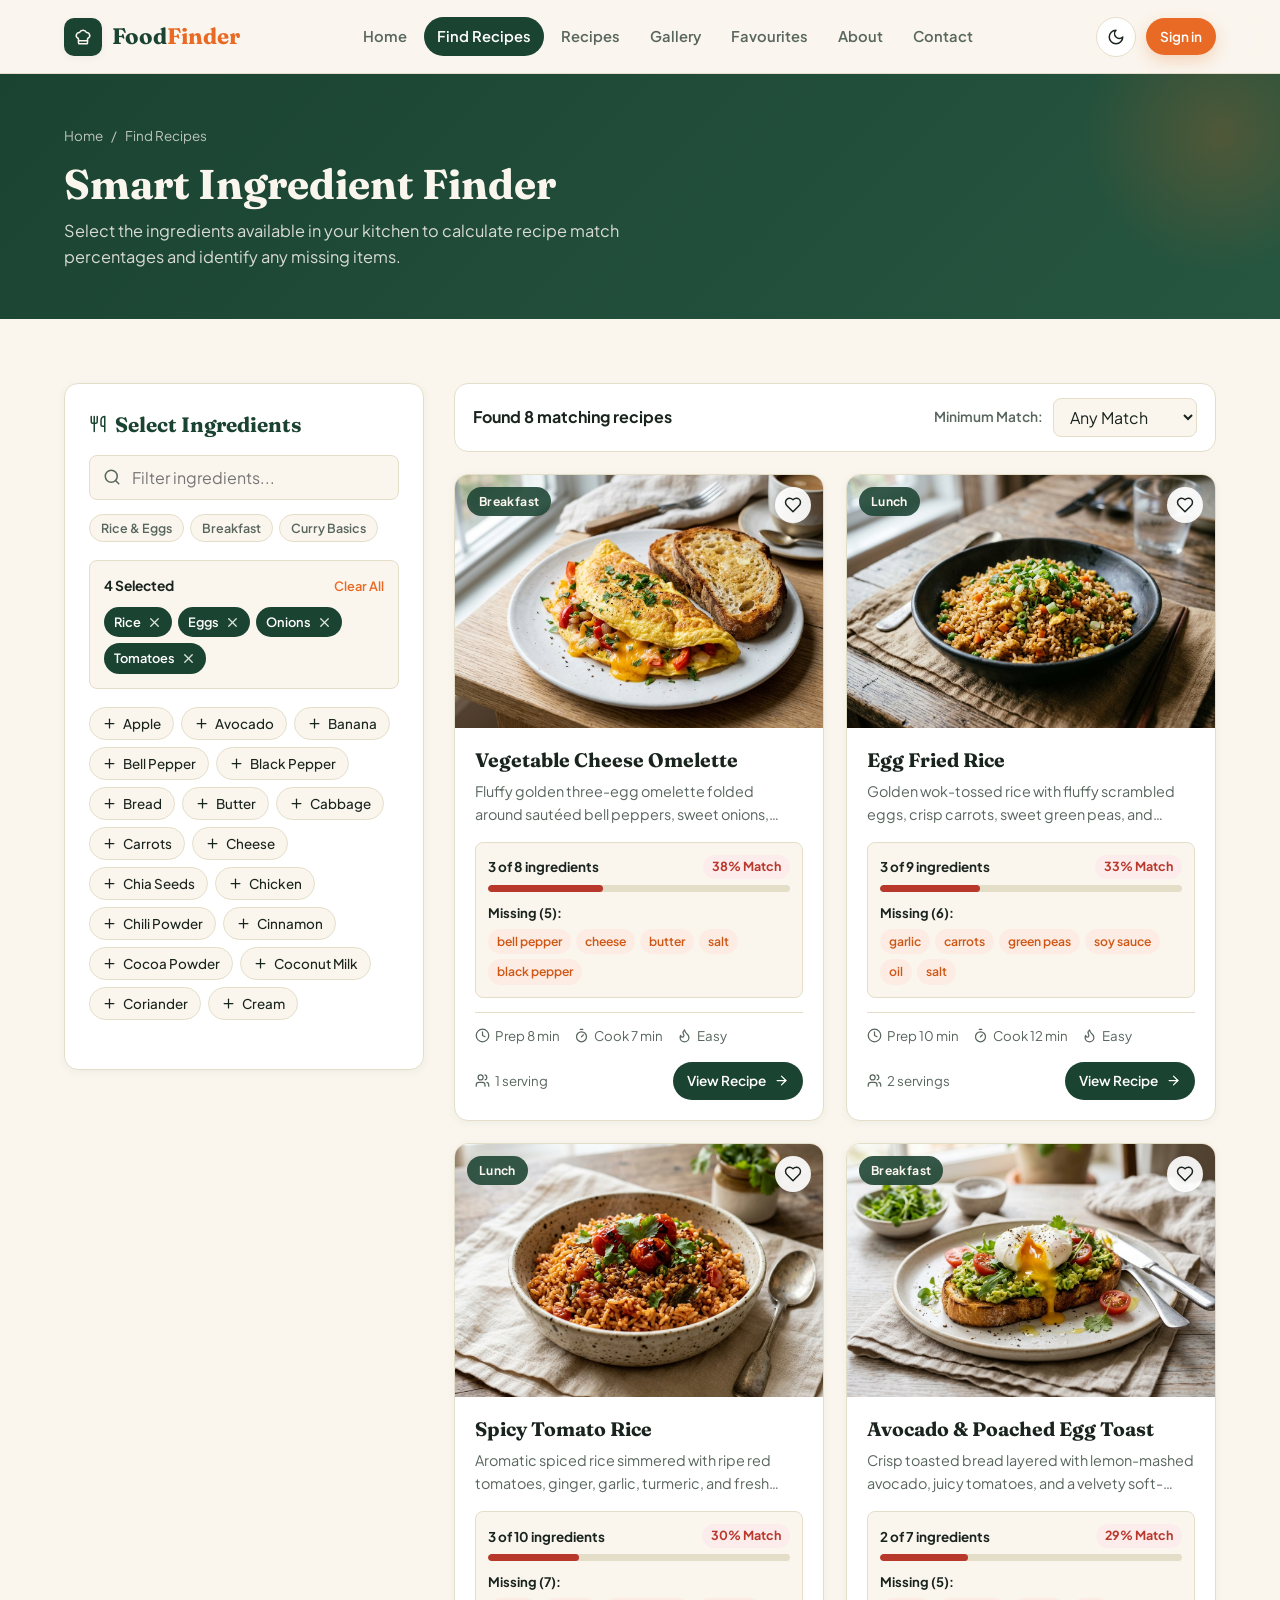
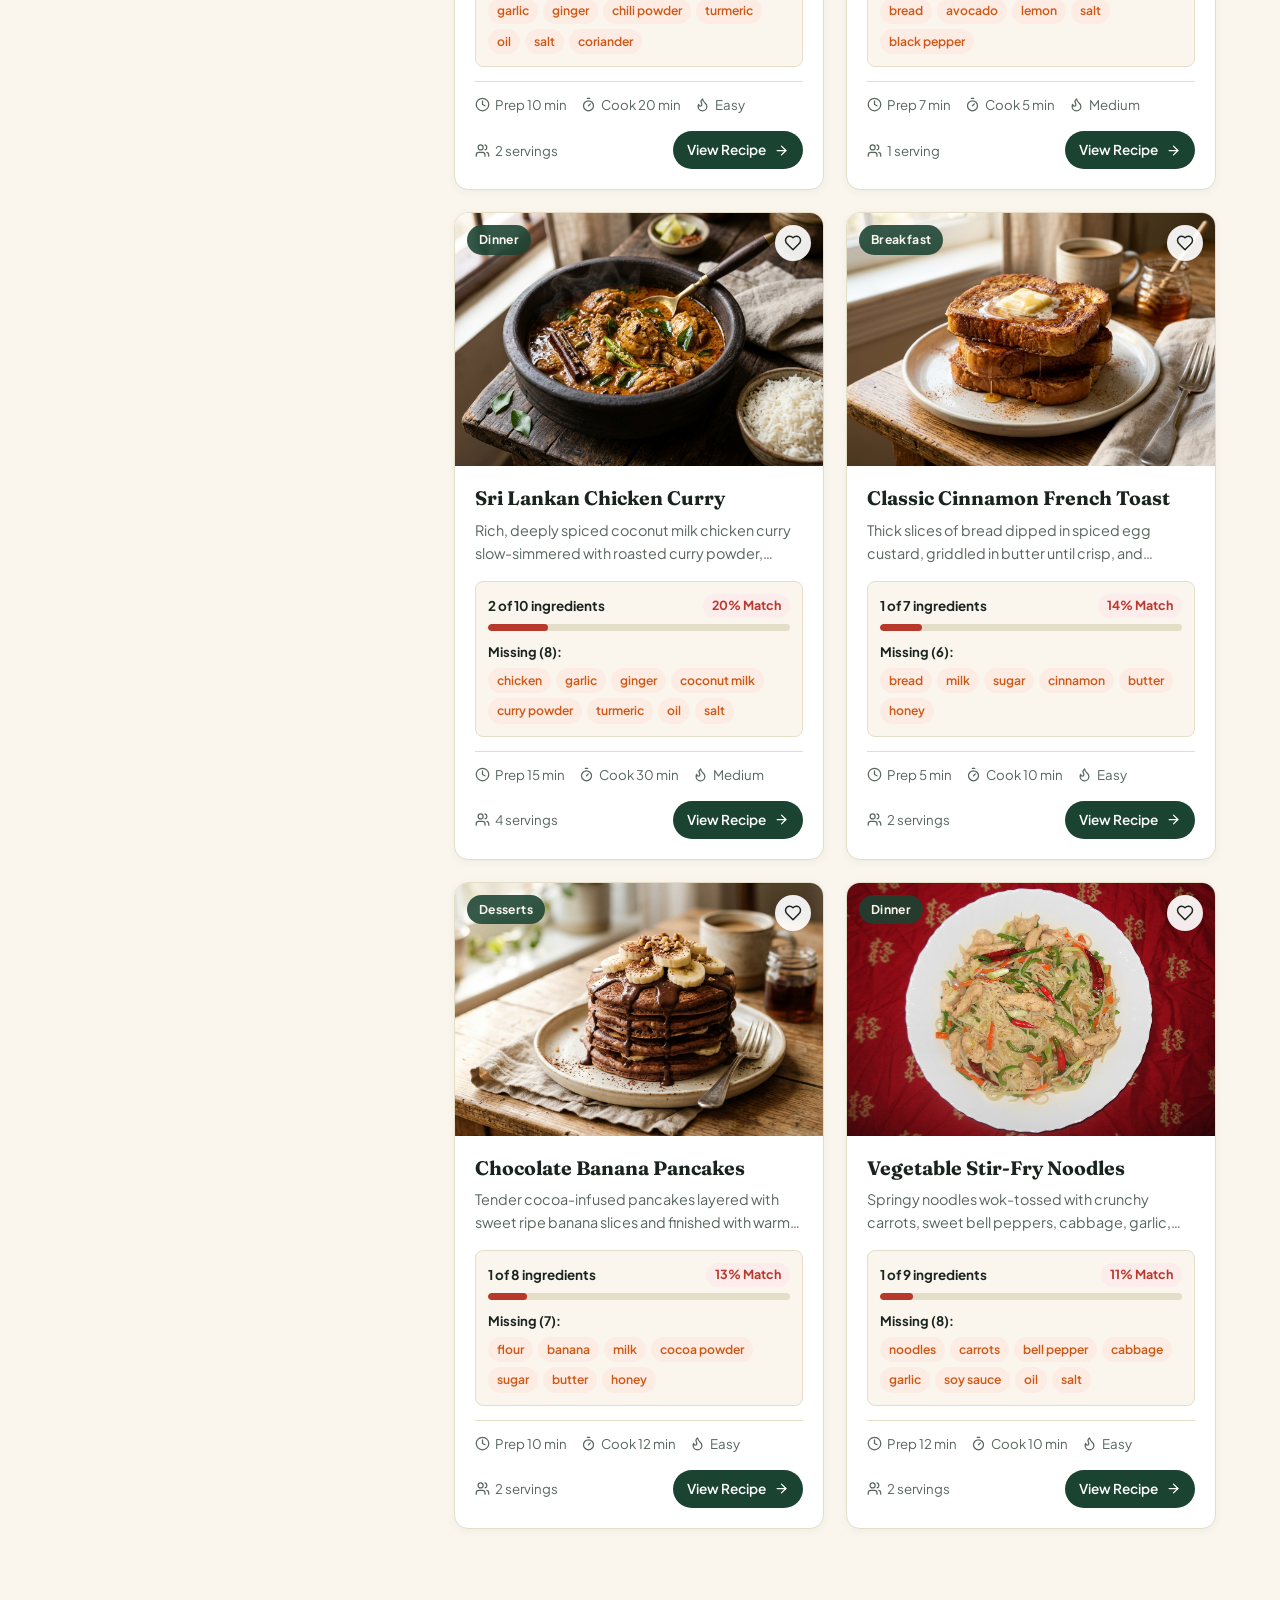
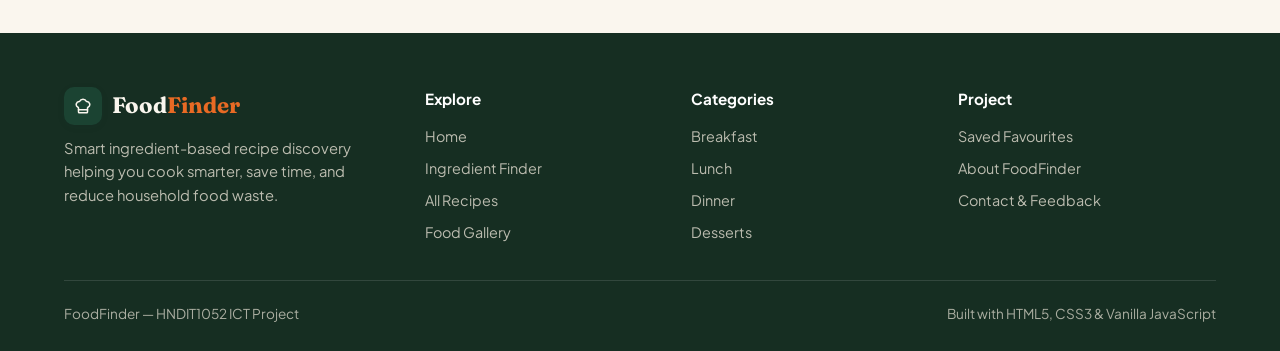
<file: finder.html>
<!DOCTYPE html>
<html lang="en">
<head>
  <meta charset="UTF-8" />
  <meta name="viewport" content="width=device-width, initial-scale=1.0" />
  <title>Find Recipes by Ingredients — FoodFinder</title>
  <link rel="stylesheet" href="style.css" />
</head>
<body data-page="finder">
  <header class="site-header">
    <div class="container header-inner">
      <a href="index.html" class="brand-logo">
        <span class="brand-mark">
          <svg class="icon" viewBox="0 0 24 24" fill="none" stroke="currentColor" stroke-width="2" stroke-linecap="round" stroke-linejoin="round" aria-hidden="true">
            <path d="M17 21a1 1 0 0 0 1-1v-5.35c0-.457.316-.844.727-1.041a4 4 0 0 0-2.134-7.589 5 5 0 0 0-9.186 0 4 4 0 0 0-2.134 7.588c.411.198.727.585.727 1.041V20a1 1 0 0 0 1 1Z"/>
            <path d="M6 17h12"/>
          </svg>
        </span>
        <span>Food<span class="brand-accent">Finder</span></span>
      </a>

      <nav class="main-nav" id="mainNav" aria-label="Main navigation">
        <a href="index.html" class="nav-link">Home</a>
        <a href="finder.html" class="nav-link active">Find Recipes</a>
        <a href="recipes.html" class="nav-link">Recipes</a>
        <a href="gallery.html" class="nav-link">Gallery</a>
        <a href="favourites.html" class="nav-link">
          Favourites <span class="fav-badge fav-count-badge" style="display:none;">0</span>
        </a>
        <a href="about.html" class="nav-link">About</a>
        <a href="contact.html" class="nav-link">Contact</a>
      </nav>

      <div class="header-actions">
        <button type="button" class="icon-btn" id="themeToggleBtn" aria-label="Toggle color theme"></button>
        <button type="button" class="icon-btn mobile-menu-btn" id="mobileMenuBtn" aria-label="Toggle navigation menu" aria-expanded="false">
          <svg class="icon" viewBox="0 0 24 24" fill="none" stroke="currentColor" stroke-width="2" stroke-linecap="round" stroke-linejoin="round" aria-hidden="true">
            <line x1="4" x2="20" y1="12" y2="12"/><line x1="4" x2="20" y1="6" y2="6"/><line x1="4" x2="20" y1="18" y2="18"/>
          </svg>
        </button>
      </div>
    </div>
  </header>

  <main class="main-content">
    <section class="page-banner">
      <div class="container">
        <div class="breadcrumb">
          <a href="index.html">Home</a>
          <span>/</span>
          <span>Find Recipes</span>
        </div>
        <h1>Smart Ingredient Finder</h1>
        <p>Select the ingredients available in your kitchen to calculate recipe match percentages and identify any missing items.</p>
      </div>
    </section>

    <section class="section">
      <div class="container finder-layout">
        <aside class="finder-panel">
          <h2>
            <svg class="icon" viewBox="0 0 24 24" fill="none" stroke="currentColor" stroke-width="2" stroke-linecap="round" stroke-linejoin="round" aria-hidden="true">
              <path d="M3 2v7c0 1.1.9 2 2 2h4a2 2 0 0 0 2-2V2"/><path d="M7 2v20"/><path d="M21 15V2v0a5 5 0 0 0-5 5v6c0 1.1.9 2 2 2h3Zm0 0v7"/>
            </svg>
            Select Ingredients
          </h2>

          <div class="input-with-icon">
            <svg class="icon" viewBox="0 0 24 24" fill="none" stroke="currentColor" stroke-width="2" stroke-linecap="round" stroke-linejoin="round" aria-hidden="true">
              <circle cx="11" cy="11" r="8"/><path d="m21 21-4.3-4.3"/>
            </svg>
            <input type="text" id="ingredientSearchInput" class="form-input" placeholder="Filter ingredients..." aria-label="Filter available ingredients" />
          </div>

          <div class="preset-row">
            <button type="button" class="preset-btn" data-preset="rice,eggs,onions,tomatoes">Rice &amp; Eggs</button>
            <button type="button" class="preset-btn" data-preset="bread,eggs,milk,butter,sugar">Breakfast</button>
            <button type="button" class="preset-btn" data-preset="chicken,onions,garlic,tomatoes,oil,salt">Curry Basics</button>
          </div>

          <div class="selected-basket">
            <div class="basket-head">
              <span id="selectedCountText">0 Selected</span>
              <button type="button" class="clear-link" id="clearIngredientsBtn">Clear All</button>
            </div>
            <div class="selected-chips" id="selectedBasketChips"></div>
          </div>

          <div class="ingredient-list-wrap" id="ingredientToggleList"></div>
        </aside>

        <div>
          <div class="results-toolbar">
            <strong id="finderResultsSummary">Calculating matches...</strong>
            <div style="display:flex;align-items:center;gap:10px;">
              <label for="finderMatchFilter" style="font-size:0.86rem;color:var(--text-muted);font-weight:600;">Minimum Match:</label>
              <select id="finderMatchFilter" class="form-select" style="width:auto;padding:7px 12px;">
                <option value="1">Any Match</option>
                <option value="30">30%+ Match</option>
                <option value="50">50%+ Match</option>
                <option value="75">75%+ Match</option>
              </select>
            </div>
          </div>

          <div class="finder-results-grid" id="finderResultsGrid"></div>
        </div>
      </div>
    </section>
  </main>

  <footer class="site-footer">
    <div class="container">
      <div class="footer-grid">
        <div class="footer-brand">
          <a href="index.html" class="brand-logo" style="color:#FAF6EE;">
            <span class="brand-mark">
              <svg class="icon" viewBox="0 0 24 24" fill="none" stroke="currentColor" stroke-width="2" stroke-linecap="round" stroke-linejoin="round" aria-hidden="true">
                <path d="M17 21a1 1 0 0 0 1-1v-5.35c0-.457.316-.844.727-1.041a4 4 0 0 0-2.134-7.589 5 5 0 0 0-9.186 0 4 4 0 0 0-2.134 7.588c.411.198.727.585.727 1.041V20a1 1 0 0 0 1 1Z"/>
                <path d="M6 17h12"/>
              </svg>
            </span>
            <span>Food<span class="brand-accent">Finder</span></span>
          </a>
          <p>Smart ingredient-based recipe discovery helping you cook smarter, save time, and reduce household food waste.</p>
        </div>
        <div class="footer-col">
          <h4>Explore</h4>
          <div class="footer-links">
            <a href="index.html">Home</a>
            <a href="finder.html">Ingredient Finder</a>
            <a href="recipes.html">All Recipes</a>
            <a href="gallery.html">Food Gallery</a>
          </div>
        </div>
        <div class="footer-col">
          <h4>Categories</h4>
          <div class="footer-links">
            <a href="recipes.html?category=Breakfast">Breakfast</a>
            <a href="recipes.html?category=Lunch">Lunch</a>
            <a href="recipes.html?category=Dinner">Dinner</a>
            <a href="recipes.html?category=Desserts">Desserts</a>
          </div>
        </div>
        <div class="footer-col">
          <h4>Project</h4>
          <div class="footer-links">
            <a href="favourites.html">Saved Favourites</a>
            <a href="about.html">About FoodFinder</a>
            <a href="contact.html">Contact &amp; Feedback</a>
          </div>
        </div>
      </div>
      <div class="footer-bottom">
        <span>FoodFinder — HNDIT1052 ICT Project</span>
        <span>Built with HTML5, CSS3 &amp; Vanilla JavaScript</span>
      </div>
    </div>
  </footer>

  <script src="data.js"></script>
  <script src="app.js"></script>
</body>
</html>
</file>
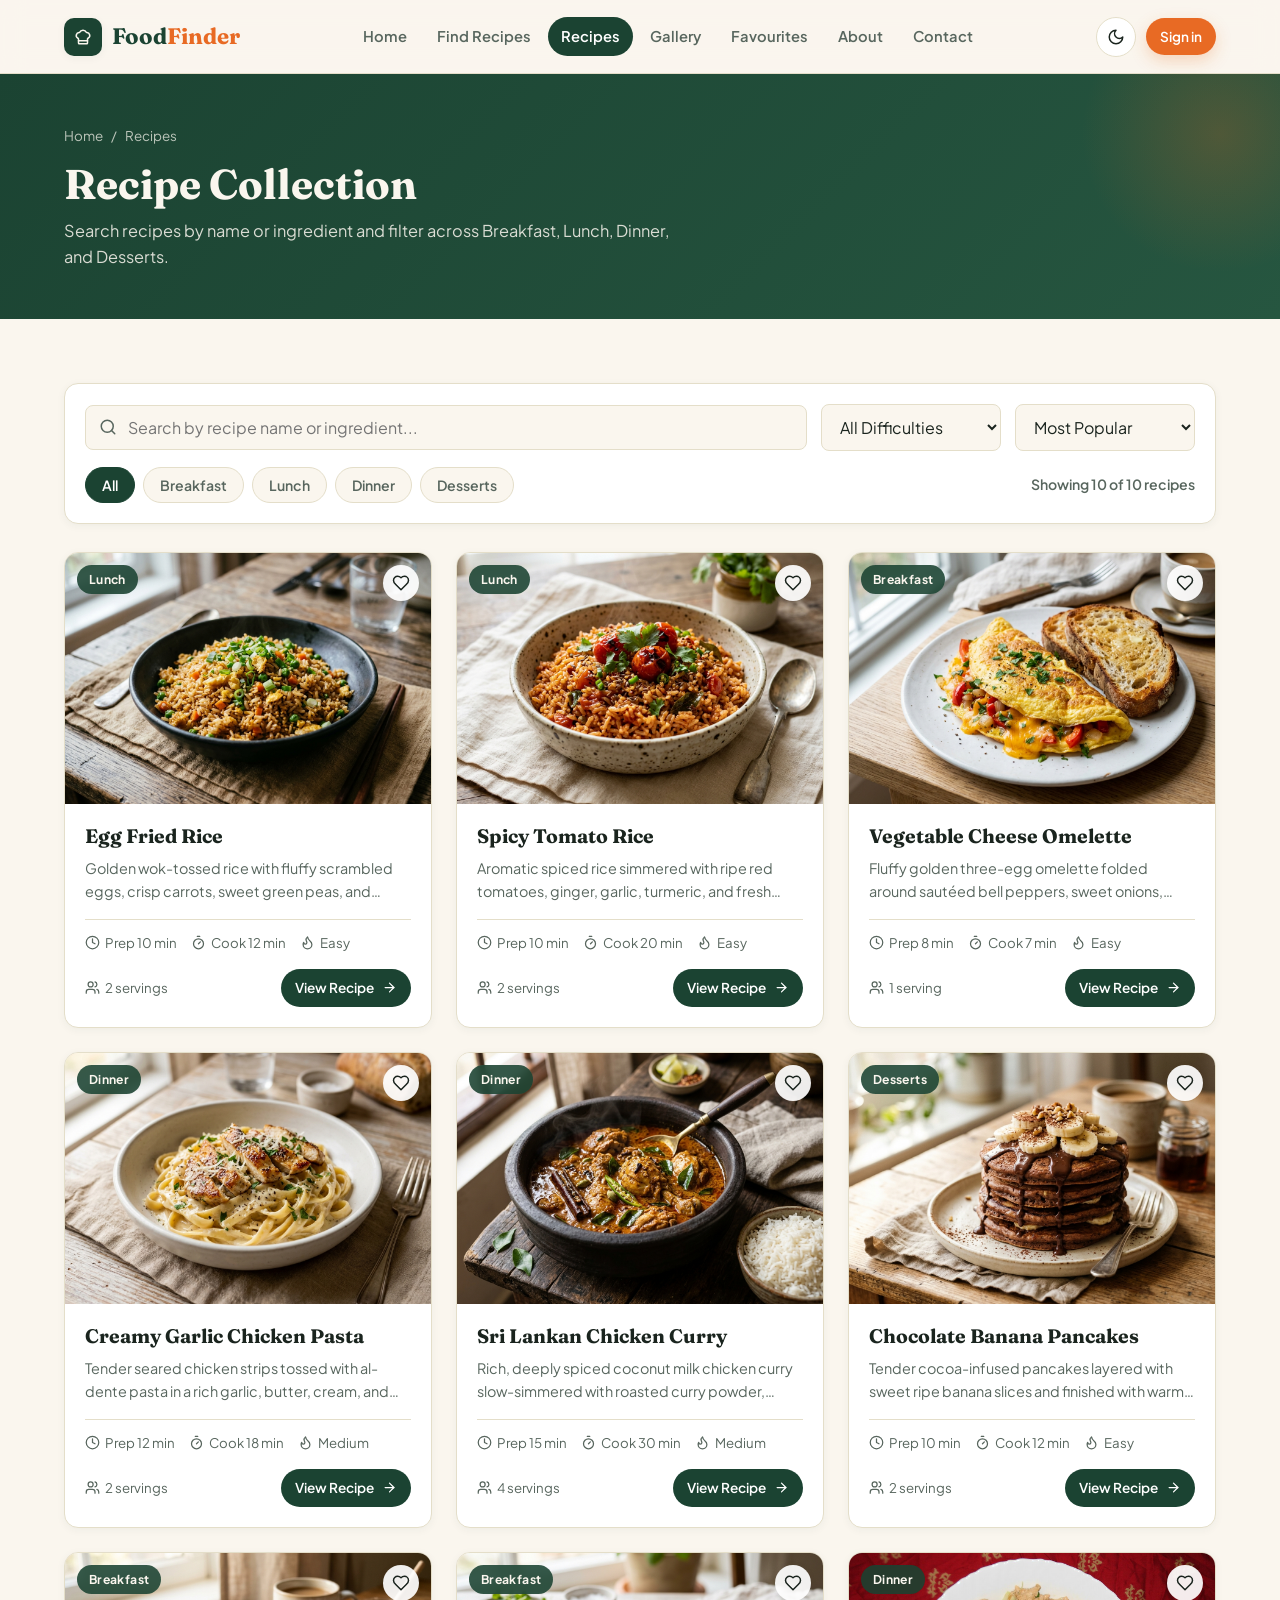
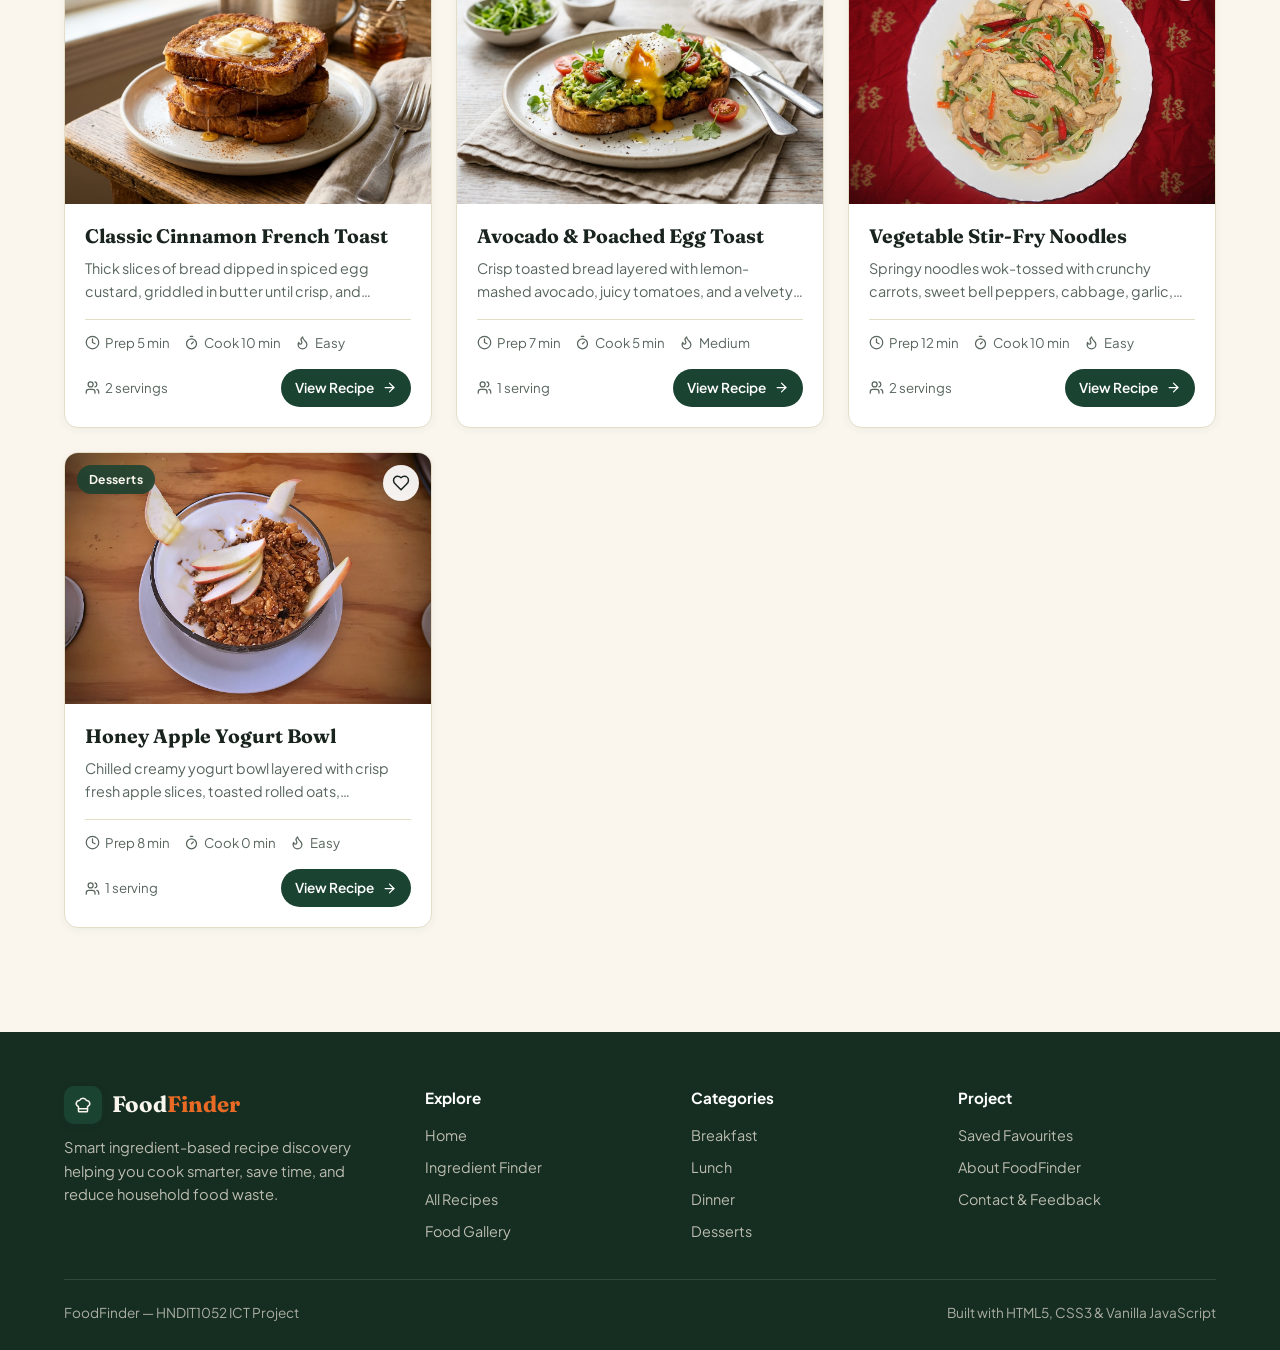
<file: recipes.html>
<!DOCTYPE html>
<html lang="en">
<head>
  <meta charset="UTF-8" />
  <meta name="viewport" content="width=device-width, initial-scale=1.0" />
  <title>Recipes — FoodFinder</title>
  <link rel="stylesheet" href="style.css" />
</head>
<body data-page="recipes">
  <header class="site-header">
    <div class="container header-inner">
      <a href="index.html" class="brand-logo">
        <span class="brand-mark">
          <svg class="icon" viewBox="0 0 24 24" fill="none" stroke="currentColor" stroke-width="2" stroke-linecap="round" stroke-linejoin="round" aria-hidden="true">
            <path d="M17 21a1 1 0 0 0 1-1v-5.35c0-.457.316-.844.727-1.041a4 4 0 0 0-2.134-7.589 5 5 0 0 0-9.186 0 4 4 0 0 0-2.134 7.588c.411.198.727.585.727 1.041V20a1 1 0 0 0 1 1Z"/>
            <path d="M6 17h12"/>
          </svg>
        </span>
        <span>Food<span class="brand-accent">Finder</span></span>
      </a>

      <nav class="main-nav" id="mainNav" aria-label="Main navigation">
        <a href="index.html" class="nav-link">Home</a>
        <a href="finder.html" class="nav-link">Find Recipes</a>
        <a href="recipes.html" class="nav-link active">Recipes</a>
        <a href="gallery.html" class="nav-link">Gallery</a>
        <a href="favourites.html" class="nav-link">
          Favourites <span class="fav-badge fav-count-badge" style="display:none;">0</span>
        </a>
        <a href="about.html" class="nav-link">About</a>
        <a href="contact.html" class="nav-link">Contact</a>
      </nav>

      <div class="header-actions">
        <button type="button" class="icon-btn" id="themeToggleBtn" aria-label="Toggle color theme"></button>
        <button type="button" class="icon-btn mobile-menu-btn" id="mobileMenuBtn" aria-label="Toggle navigation menu" aria-expanded="false">
          <svg class="icon" viewBox="0 0 24 24" fill="none" stroke="currentColor" stroke-width="2" stroke-linecap="round" stroke-linejoin="round" aria-hidden="true">
            <line x1="4" x2="20" y1="12" y2="12"/><line x1="4" x2="20" y1="6" y2="6"/><line x1="4" x2="20" y1="18" y2="18"/>
          </svg>
        </button>
      </div>
    </div>
  </header>

  <main class="main-content">
    <section class="page-banner">
      <div class="container">
        <div class="breadcrumb">
          <a href="index.html">Home</a>
          <span>/</span>
          <span>Recipes</span>
        </div>
        <h1>Recipe Collection</h1>
        <p>Search recipes by name or ingredient and filter across Breakfast, Lunch, Dinner, and Desserts.</p>
      </div>
    </section>

    <section class="section">
      <div class="container">
        <div class="filter-bar">
          <div class="filter-top-row">
            <div class="input-with-icon">
              <svg class="icon" viewBox="0 0 24 24" fill="none" stroke="currentColor" stroke-width="2" stroke-linecap="round" stroke-linejoin="round" aria-hidden="true">
                <circle cx="11" cy="11" r="8"/><path d="m21 21-4.3-4.3"/>
              </svg>
              <input type="text" id="recipeSearchInput" class="form-input" placeholder="Search by recipe name or ingredient..." aria-label="Search recipes" />
            </div>

            <select id="difficultyFilter" class="form-select" aria-label="Filter by difficulty">
              <option value="All">All Difficulties</option>
              <option value="Easy">Easy</option>
              <option value="Medium">Medium</option>
            </select>

            <select id="sortSelect" class="form-select" aria-label="Sort recipes">
              <option value="popular">Most Popular</option>
              <option value="quickest">Quickest Cook Time</option>
              <option value="az">Alphabetical (A–Z)</option>
            </select>
          </div>

          <div style="display:flex;align-items:center;justify-content:space-between;gap:14px;flex-wrap:wrap;">
            <div class="filter-pills" id="categoryFilterPills">
              <button type="button" class="filter-pill active" data-cat="All">All</button>
              <button type="button" class="filter-pill" data-cat="Breakfast">Breakfast</button>
              <button type="button" class="filter-pill" data-cat="Lunch">Lunch</button>
              <button type="button" class="filter-pill" data-cat="Dinner">Dinner</button>
              <button type="button" class="filter-pill" data-cat="Desserts">Desserts</button>
            </div>
            <span id="recipesCountLabel" style="font-size:0.88rem;color:var(--text-muted);font-weight:600;"></span>
          </div>
        </div>

        <div class="recipes-grid" id="allRecipesGrid"></div>
      </div>
    </section>
  </main>

  <footer class="site-footer">
    <div class="container">
      <div class="footer-grid">
        <div class="footer-brand">
          <a href="index.html" class="brand-logo" style="color:#FAF6EE;">
            <span class="brand-mark">
              <svg class="icon" viewBox="0 0 24 24" fill="none" stroke="currentColor" stroke-width="2" stroke-linecap="round" stroke-linejoin="round" aria-hidden="true">
                <path d="M17 21a1 1 0 0 0 1-1v-5.35c0-.457.316-.844.727-1.041a4 4 0 0 0-2.134-7.589 5 5 0 0 0-9.186 0 4 4 0 0 0-2.134 7.588c.411.198.727.585.727 1.041V20a1 1 0 0 0 1 1Z"/>
                <path d="M6 17h12"/>
              </svg>
            </span>
            <span>Food<span class="brand-accent">Finder</span></span>
          </a>
          <p>Smart ingredient-based recipe discovery helping you cook smarter, save time, and reduce household food waste.</p>
        </div>
        <div class="footer-col">
          <h4>Explore</h4>
          <div class="footer-links">
            <a href="index.html">Home</a>
            <a href="finder.html">Ingredient Finder</a>
            <a href="recipes.html">All Recipes</a>
            <a href="gallery.html">Food Gallery</a>
          </div>
        </div>
        <div class="footer-col">
          <h4>Categories</h4>
          <div class="footer-links">
            <a href="recipes.html?category=Breakfast">Breakfast</a>
            <a href="recipes.html?category=Lunch">Lunch</a>
            <a href="recipes.html?category=Dinner">Dinner</a>
            <a href="recipes.html?category=Desserts">Desserts</a>
          </div>
        </div>
        <div class="footer-col">
          <h4>Project</h4>
          <div class="footer-links">
            <a href="favourites.html">Saved Favourites</a>
            <a href="about.html">About FoodFinder</a>
            <a href="contact.html">Contact &amp; Feedback</a>
          </div>
        </div>
      </div>
      <div class="footer-bottom">
        <span>FoodFinder — HNDIT1052 ICT Project</span>
        <span>Built with HTML5, CSS3 &amp; Vanilla JavaScript</span>
      </div>
    </div>
  </footer>

  <script src="data.js"></script>
  <script src="app.js"></script>
</body>
</html>
</file>
<file: style.css>
/* ==========================================================================
   FoodFinder — Smart Ingredient-Based Recipe Finder
   Design System: Warm Cream, Dark Forest Green, Vibrant Orange + Dark Mode
   ========================================================================== */

@import url('https://fonts.googleapis.com/css2?family=Fraunces:opsz,wght@9..144,600;9..144,700&family=Plus+Jakarta+Sans:wght@400;500;600;700&display=swap');

:root {
  /* Core Proposal Palette */
  --bg-cream: #FAF6EE;
  --bg-cream-alt: #F2ECE0;
  --surface-card: #FFFFFF;
  --surface-elevated: #FFFFFF;

  --primary: #1B4332;
  --primary-hover: #133124;
  --primary-light: #2D6A4F;
  --primary-soft: #E6F0EA;

  --accent: #E86A24;
  --accent-hover: #CF5715;
  --accent-soft: #FDECE3;

  --text-main: #1A241E;
  --text-muted: #58665E;
  --text-on-dark: #FAF6EE;

  --border: #E4DEC9;
  --border-strong: #CFC7AE;

  --success: #2D6A4F;
  --success-bg: #E6F3EC;
  --warning: #C86D14;
  --warning-bg: #FDF1E2;
  --danger: #B9382C;
  --danger-bg: #FCECEB;

  --shadow-sm: 0 2px 8px rgba(27, 67, 50, 0.05);
  --shadow-md: 0 8px 24px rgba(27, 67, 50, 0.08);
  --shadow-lg: 0 18px 44px rgba(27, 67, 50, 0.12);

  --radius-sm: 8px;
  --radius-md: 14px;
  --radius-lg: 20px;
  --radius-pill: 999px;

  --font-sans: 'Plus Jakarta Sans', -apple-system, BlinkMacSystemFont, 'Segoe UI', Roboto, sans-serif;
  --font-display: 'Fraunces', Georgia, serif;

  --header-height: 74px;
  --transition: 0.22s cubic-bezier(0.22, 1, 0.36, 1);
}

[data-theme="dark"] {
  --bg-cream: #101713;
  --bg-cream-alt: #16201B;
  --surface-card: #1B2721;
  --surface-elevated: #22312A;

  --primary: #52B788;
  --primary-hover: #74C69D;
  --primary-light: #40916C;
  --primary-soft: rgba(82, 183, 136, 0.14);

  --accent: #F07B38;
  --accent-hover: #FF9152;
  --accent-soft: rgba(240, 123, 56, 0.16);

  --text-main: #F3EFE6;
  --text-muted: #A6B5AC;
  --text-on-dark: #F3EFE6;

  --border: #2A3A32;
  --border-strong: #3B5045;

  --success: #52B788;
  --success-bg: rgba(82, 183, 136, 0.15);
  --warning: #F4A261;
  --warning-bg: rgba(244, 162, 97, 0.15);
  --danger: #E76F51;
  --danger-bg: rgba(231, 111, 81, 0.15);

  --shadow-sm: 0 2px 10px rgba(0, 0, 0, 0.25);
  --shadow-md: 0 10px 28px rgba(0, 0, 0, 0.35);
  --shadow-lg: 0 20px 48px rgba(0, 0, 0, 0.45);
}

/* Reset & Base */
*,
*::before,
*::after {
  box-sizing: border-box;
  margin: 0;
  padding: 0;
}

html {
  scroll-behavior: smooth;
  font-size: 16px;
}

body {
  font-family: var(--font-sans);
  background-color: var(--bg-cream);
  color: var(--text-main);
  line-height: 1.6;
  min-height: 100vh;
  display: flex;
  flex-direction: column;
  transition: background-color var(--transition), color var(--transition);
  -webkit-font-smoothing: antialiased;
}

img {
  display: block;
  max-width: 100%;
  height: auto;
}

a {
  color: inherit;
  text-decoration: none;
}

button,
input,
select,
textarea {
  font-family: inherit;
  font-size: inherit;
  color: inherit;
}

button {
  cursor: pointer;
  border: none;
  background: none;
}

ul, ol {
  list-style: none;
}

/* Container & Layout Helpers */
.container {
  width: 100%;
  max-width: 1200px;
  margin: 0 auto;
  padding: 0 24px;
}

.main-content {
  flex: 1;
}

.section {
  padding: 64px 0;
}

.section-alt {
  background-color: var(--bg-cream-alt);
}

.section-header {
  display: flex;
  align-items: flex-end;
  justify-content: space-between;
  gap: 20px;
  margin-bottom: 36px;
  flex-wrap: wrap;
}

.section-eyebrow {
  display: inline-flex;
  align-items: center;
  gap: 6px;
  font-size: 0.8125rem;
  font-weight: 700;
  letter-spacing: 0.08em;
  text-transform: uppercase;
  color: var(--accent);
  margin-bottom: 8px;
}

.section-title {
  font-family: var(--font-display);
  font-size: clamp(1.75rem, 3vw, 2.35rem);
  font-weight: 700;
  color: var(--primary);
  line-height: 1.2;
}

[data-theme="dark"] .section-title {
  color: var(--text-main);
}

.section-subtitle {
  color: var(--text-muted);
  max-width: 560px;
  margin-top: 8px;
  font-size: 1rem;
}

/* Icons */
.icon {
  width: 18px;
  height: 18px;
  flex-shrink: 0;
  display: inline-block;
  vertical-align: middle;
}

.icon-sm {
  width: 15px;
  height: 15px;
}

.icon-lg {
  width: 24px;
  height: 24px;
}

.icon-xl {
  width: 40px;
  height: 40px;
}

/* ==========================================================================
   Header & Navigation
   ========================================================================== */
.site-header {
  position: sticky;
  top: 0;
  z-index: 100;
  height: var(--header-height);
  background: rgba(250, 246, 238, 0.9);
  backdrop-filter: blur(12px);
  border-bottom: 1px solid var(--border);
  transition: background-color var(--transition), border-color var(--transition);
}

[data-theme="dark"] .site-header {
  background: rgba(16, 23, 19, 0.9);
}

.header-inner {
  height: 100%;
  display: flex;
  align-items: center;
  justify-content: space-between;
  gap: 20px;
}

.brand-logo {
  display: inline-flex;
  align-items: center;
  gap: 10px;
  font-family: var(--font-display);
  font-size: 1.4rem;
  font-weight: 700;
  color: var(--primary);
  flex-shrink: 0;
}

[data-theme="dark"] .brand-logo {
  color: var(--text-main);
}

.brand-mark {
  width: 38px;
  height: 38px;
  border-radius: 10px;
  background: var(--primary);
  color: #FAF6EE;
  display: inline-flex;
  align-items: center;
  justify-content: center;
  box-shadow: var(--shadow-sm);
}

[data-theme="dark"] .brand-mark {
  background: var(--primary-light);
  color: #FFFFFF;
}

.brand-accent {
  color: var(--accent);
}

.main-nav {
  display: flex;
  align-items: center;
  gap: 4px;
}

.nav-link {
  display: inline-flex;
  align-items: center;
  gap: 6px;
  padding: 8px 13px;
  border-radius: var(--radius-pill);
  font-size: 0.92rem;
  font-weight: 600;
  color: var(--text-muted);
  transition: color var(--transition), background-color var(--transition);
  white-space: nowrap;
}

.nav-link:hover {
  color: var(--primary);
  background-color: var(--primary-soft);
}

.nav-link.active {
  color: #FFFFFF;
  background-color: var(--primary);
}

[data-theme="dark"] .nav-link.active {
  color: #101713;
  background-color: var(--primary);
}

.fav-badge {
  display: inline-flex;
  align-items: center;
  justify-content: center;
  min-width: 20px;
  height: 20px;
  padding: 0 6px;
  border-radius: var(--radius-pill);
  background-color: var(--accent);
  color: #FFFFFF;
  font-size: 0.72rem;
  font-weight: 700;
  line-height: 1;
}

.header-actions {
  display: flex;
  align-items: center;
  gap: 10px;
}

.icon-btn {
  width: 40px;
  height: 40px;
  border-radius: var(--radius-pill);
  border: 1px solid var(--border);
  background-color: var(--surface-card);
  color: var(--text-main);
  display: inline-flex;
  align-items: center;
  justify-content: center;
  transition: all var(--transition);
}

.icon-btn:hover {
  border-color: var(--primary);
  color: var(--primary);
  transform: translateY(-1px);
}

.mobile-menu-btn {
  display: none;
}

/* ==========================================================================
   Buttons
   ========================================================================== */
.btn {
  display: inline-flex;
  align-items: center;
  justify-content: center;
  gap: 8px;
  padding: 12px 22px;
  border-radius: var(--radius-pill);
  font-weight: 600;
  font-size: 0.95rem;
  transition: all var(--transition);
  white-space: nowrap;
}

.btn-primary {
  background-color: var(--accent);
  color: #FFFFFF;
  box-shadow: 0 6px 16px rgba(232, 106, 36, 0.25);
}

.btn-primary:hover {
  background-color: var(--accent-hover);
  transform: translateY(-2px);
  box-shadow: 0 8px 20px rgba(232, 106, 36, 0.34);
}

.btn-secondary {
  background-color: var(--primary);
  color: #FFFFFF;
}

[data-theme="dark"] .btn-secondary {
  color: #101713;
}

.btn-secondary:hover {
  background-color: var(--primary-hover);
  transform: translateY(-2px);
}

.btn-outline {
  background-color: transparent;
  color: var(--primary);
  border: 1.5px solid var(--border-strong);
}

.btn-outline:hover {
  border-color: var(--primary);
  background-color: var(--primary-soft);
}

.btn-ghost {
  background-color: var(--surface-card);
  color: var(--text-main);
  border: 1px solid var(--border);
}

.btn-ghost:hover {
  border-color: var(--primary);
  color: var(--primary);
}

.btn-sm {
  padding: 8px 14px;
  font-size: 0.85rem;
}

/* ==========================================================================
   Page Banner (Subpages)
   ========================================================================== */
.page-banner {
  background: linear-gradient(135deg, #1B4332 0%, #265640 100%);
  color: #FAF6EE;
  padding: 48px 0;
  position: relative;
  overflow: hidden;
}

[data-theme="dark"] .page-banner {
  background: linear-gradient(135deg, #152B20 0%, #1E3A2C 100%);
}

.page-banner::after {
  content: "";
  position: absolute;
  right: -80px;
  top: -80px;
  width: 280px;
  height: 280px;
  border-radius: 50%;
  background: radial-gradient(circle, rgba(232, 106, 36, 0.22), transparent 70%);
  pointer-events: none;
}

.page-banner h1 {
  font-family: var(--font-display);
  font-size: clamp(1.85rem, 3.5vw, 2.6rem);
  font-weight: 700;
  line-height: 1.15;
  margin-bottom: 10px;
}

.page-banner p {
  color: rgba(250, 246, 238, 0.85);
  max-width: 620px;
  font-size: 1.02rem;
}

.breadcrumb {
  display: inline-flex;
  align-items: center;
  gap: 8px;
  font-size: 0.84rem;
  color: rgba(250, 246, 238, 0.72);
  margin-bottom: 14px;
}

.breadcrumb a:hover {
  color: #FFFFFF;
  text-decoration: underline;
}

/* ==========================================================================
   Hero Section (Home Page)
   ========================================================================== */
.hero {
  padding: 52px 0 64px;
  position: relative;
  overflow: hidden;
}

.hero-grid {
  display: grid;
  grid-template-columns: 1.1fr 0.9fr;
  gap: 44px;
  align-items: center;
}

.hero-badge {
  display: inline-flex;
  align-items: center;
  gap: 8px;
  padding: 6px 14px;
  border-radius: var(--radius-pill);
  background-color: var(--primary-soft);
  color: var(--primary);
  font-size: 0.84rem;
  font-weight: 700;
  margin-bottom: 18px;
}

.hero-title {
  font-family: var(--font-display);
  font-size: clamp(2.2rem, 4.4vw, 3.35rem);
  font-weight: 700;
  line-height: 1.1;
  color: var(--primary);
  margin-bottom: 18px;
}

[data-theme="dark"] .hero-title {
  color: var(--text-main);
}

.hero-title span {
  color: var(--accent);
}

.hero-desc {
  font-size: 1.08rem;
  color: var(--text-muted);
  margin-bottom: 26px;
  max-width: 540px;
}

.hero-search {
  display: flex;
  align-items: center;
  background-color: var(--surface-card);
  border: 1.5px solid var(--border);
  border-radius: var(--radius-pill);
  padding: 6px 6px 6px 18px;
  box-shadow: var(--shadow-md);
  margin-bottom: 22px;
  max-width: 540px;
  gap: 10px;
}

.hero-search:focus-within {
  border-color: var(--primary);
}

.hero-search input {
  flex: 1;
  border: none;
  background: transparent;
  outline: none;
  font-size: 0.96rem;
  min-width: 0;
}

.hero-actions {
  display: flex;
  align-items: center;
  gap: 14px;
  flex-wrap: wrap;
}

.hero-stats {
  display: flex;
  align-items: center;
  gap: 28px;
  margin-top: 32px;
  padding-top: 24px;
  border-top: 1px solid var(--border);
  flex-wrap: wrap;
}

.stat-item strong {
  display: block;
  font-family: var(--font-display);
  font-size: 1.5rem;
  color: var(--primary);
  line-height: 1.2;
}

[data-theme="dark"] .stat-item strong {
  color: var(--primary);
}

.stat-item span {
  font-size: 0.85rem;
  color: var(--text-muted);
}

.hero-media {
  position: relative;
}

.hero-image-wrap {
  border-radius: var(--radius-lg);
  overflow: hidden;
  box-shadow: var(--shadow-lg);
  border: 4px solid var(--surface-card);
  aspect-ratio: 4 / 3.4;
}

.hero-image-wrap img {
  width: 100%;
  height: 100%;
  object-fit: cover;
}

.hero-floating-card {
  position: absolute;
  bottom: -18px;
  left: -18px;
  background-color: var(--surface-card);
  border: 1px solid var(--border);
  border-radius: var(--radius-md);
  padding: 14px 18px;
  box-shadow: var(--shadow-md);
  display: flex;
  align-items: center;
  gap: 12px;
  max-width: 280px;
}

.floating-icon {
  width: 42px;
  height: 42px;
  border-radius: 12px;
  background-color: var(--accent-soft);
  color: var(--accent);
  display: flex;
  align-items: center;
  justify-content: center;
  flex-shrink: 0;
}

.hero-floating-card strong {
  display: block;
  font-size: 0.92rem;
  color: var(--text-main);
}

.hero-floating-card span {
  font-size: 0.8rem;
  color: var(--text-muted);
}

/* ==========================================================================
   How It Works Strip
   ========================================================================== */
.steps-grid {
  display: grid;
  grid-template-columns: repeat(3, 1fr);
  gap: 24px;
}

.step-card {
  background-color: var(--surface-card);
  border: 1px solid var(--border);
  border-radius: var(--radius-md);
  padding: 26px;
  box-shadow: var(--shadow-sm);
  transition: transform var(--transition), box-shadow var(--transition);
}

.step-card:hover {
  transform: translateY(-4px);
  box-shadow: var(--shadow-md);
}

.step-icon-row {
  display: flex;
  align-items: center;
  justify-content: space-between;
  margin-bottom: 16px;
}

.step-icon {
  width: 46px;
  height: 46px;
  border-radius: 12px;
  background-color: var(--primary-soft);
  color: var(--primary);
  display: inline-flex;
  align-items: center;
  justify-content: center;
}

.step-num {
  font-family: var(--font-display);
  font-size: 1.5rem;
  font-weight: 700;
  color: var(--border-strong);
}

.step-card h3 {
  font-size: 1.12rem;
  margin-bottom: 8px;
  color: var(--text-main);
}

.step-card p {
  font-size: 0.92rem;
  color: var(--text-muted);
}

/* ==========================================================================
   Category Cards
   ========================================================================== */
.categories-grid {
  display: grid;
  grid-template-columns: repeat(4, 1fr);
  gap: 20px;
}

.category-card {
  position: relative;
  border-radius: var(--radius-md);
  overflow: hidden;
  aspect-ratio: 4 / 4.4;
  display: flex;
  align-items: flex-end;
  box-shadow: var(--shadow-sm);
  transition: transform var(--transition), box-shadow var(--transition);
}

.category-card:hover {
  transform: translateY(-5px);
  box-shadow: var(--shadow-lg);
}

.category-card img {
  position: absolute;
  inset: 0;
  width: 100%;
  height: 100%;
  object-fit: cover;
  transition: transform 0.45s ease;
}

.category-card:hover img {
  transform: scale(1.07);
}

.category-overlay {
  position: relative;
  z-index: 2;
  width: 100%;
  padding: 20px;
  background: linear-gradient(to top, rgba(16, 29, 22, 0.92) 0%, rgba(16, 29, 22, 0.45) 60%, transparent 100%);
  color: #FFFFFF;
}

.category-overlay h3 {
  font-family: var(--font-display);
  font-size: 1.25rem;
  margin-bottom: 4px;
}

.category-overlay span {
  font-size: 0.85rem;
  color: rgba(255, 255, 255, 0.84);
  display: inline-flex;
  align-items: center;
  gap: 6px;
}

/* ==========================================================================
   Recipe Cards Grid
   ========================================================================== */
.recipes-grid {
  display: grid;
  grid-template-columns: repeat(3, 1fr);
  gap: 24px;
}

.recipe-card {
  background-color: var(--surface-card);
  border: 1px solid var(--border);
  border-radius: var(--radius-md);
  overflow: hidden;
  display: flex;
  flex-direction: column;
  box-shadow: var(--shadow-sm);
  transition: transform var(--transition), box-shadow var(--transition);
}

.recipe-card:hover {
  transform: translateY(-4px);
  box-shadow: var(--shadow-md);
}

.recipe-thumb {
  position: relative;
  aspect-ratio: 16 / 11;
  overflow: hidden;
  background-color: var(--bg-cream-alt);
}

.recipe-thumb img {
  width: 100%;
  height: 100%;
  object-fit: cover;
  transition: transform 0.4s ease;
}

.recipe-card:hover .recipe-thumb img {
  transform: scale(1.05);
}

.recipe-cat-badge {
  position: absolute;
  top: 12px;
  left: 12px;
  padding: 5px 12px;
  border-radius: var(--radius-pill);
  background-color: rgba(27, 67, 50, 0.88);
  color: #FAF6EE;
  font-size: 0.76rem;
  font-weight: 700;
  letter-spacing: 0.03em;
  backdrop-filter: blur(4px);
}

.fav-toggle-btn {
  position: absolute;
  top: 12px;
  right: 12px;
  width: 36px;
  height: 36px;
  border-radius: 50%;
  background-color: rgba(255, 255, 255, 0.92);
  color: #1A241E;
  display: inline-flex;
  align-items: center;
  justify-content: center;
  box-shadow: var(--shadow-sm);
  transition: all var(--transition);
}

.fav-toggle-btn:hover {
  transform: scale(1.08);
  color: var(--accent);
}

.fav-toggle-btn.is-fav {
  background-color: var(--accent);
  color: #FFFFFF;
}

.recipe-body {
  padding: 20px;
  display: flex;
  flex-direction: column;
  flex: 1;
}

.recipe-title {
  font-family: var(--font-display);
  font-size: 1.22rem;
  font-weight: 700;
  color: var(--text-main);
  margin-bottom: 8px;
  line-height: 1.25;
}

.recipe-desc {
  font-size: 0.9rem;
  color: var(--text-muted);
  margin-bottom: 16px;
  display: -webkit-box;
  -webkit-line-clamp: 2;
  -webkit-box-orient: vertical;
  overflow: hidden;
}

.recipe-meta {
  display: flex;
  align-items: center;
  gap: 14px;
  flex-wrap: wrap;
  font-size: 0.83rem;
  color: var(--text-muted);
  margin-bottom: 16px;
  padding-top: 12px;
  border-top: 1px solid var(--border);
}

.meta-pill {
  display: inline-flex;
  align-items: center;
  gap: 5px;
}

.recipe-footer {
  margin-top: auto;
  display: flex;
  align-items: center;
  justify-content: space-between;
  gap: 10px;
}

/* Match Percentage & Missing Ingredients */
.match-box {
  background-color: var(--bg-cream);
  border: 1px solid var(--border);
  border-radius: var(--radius-sm);
  padding: 12px;
  margin-bottom: 14px;
}

.match-header {
  display: flex;
  align-items: center;
  justify-content: space-between;
  font-size: 0.84rem;
  font-weight: 700;
  margin-bottom: 6px;
}

.match-pct {
  padding: 2px 9px;
  border-radius: var(--radius-pill);
  font-size: 0.78rem;
}

.match-high {
  background-color: var(--success-bg);
  color: var(--success);
}

.match-mid {
  background-color: var(--warning-bg);
  color: var(--warning);
}

.match-low {
  background-color: var(--danger-bg);
  color: var(--danger);
}

.match-bar-track {
  width: 100%;
  height: 7px;
  border-radius: var(--radius-pill);
  background-color: var(--border);
  overflow: hidden;
  margin-bottom: 10px;
}

.match-bar-fill {
  height: 100%;
  border-radius: var(--radius-pill);
  transition: width 0.35s ease;
}

.match-bar-fill.match-high { background-color: var(--success); }
.match-bar-fill.match-mid { background-color: var(--warning); }
.match-bar-fill.match-low { background-color: var(--danger); }

.missing-list {
  font-size: 0.82rem;
  color: var(--text-muted);
}

.missing-list strong {
  color: var(--text-main);
}

.missing-tags {
  display: flex;
  flex-wrap: wrap;
  gap: 5px;
  margin-top: 6px;
}

.tag-missing {
  display: inline-flex;
  align-items: center;
  gap: 4px;
  padding: 3px 9px;
  border-radius: var(--radius-pill);
  background-color: var(--accent-soft);
  color: var(--accent-hover);
  font-size: 0.76rem;
  font-weight: 600;
}

[data-theme="dark"] .tag-missing {
  color: var(--accent);
}

.tag-ready {
  display: inline-flex;
  align-items: center;
  gap: 5px;
  padding: 4px 10px;
  border-radius: var(--radius-pill);
  background-color: var(--success-bg);
  color: var(--success);
  font-size: 0.78rem;
  font-weight: 700;
}

/* ==========================================================================
   CTA Banner
   ========================================================================== */
.cta-banner {
  background: linear-gradient(135deg, var(--primary) 0%, #275A43 100%);
  color: #FAF6EE;
  border-radius: var(--radius-lg);
  padding: 42px;
  display: flex;
  align-items: center;
  justify-content: space-between;
  gap: 28px;
  flex-wrap: wrap;
  box-shadow: var(--shadow-lg);
}

[data-theme="dark"] .cta-banner {
  background: linear-gradient(135deg, #1A3628 0%, #244837 100%);
}

.cta-banner h2 {
  font-family: var(--font-display);
  font-size: clamp(1.5rem, 2.8vw, 2.1rem);
  margin-bottom: 8px;
}

.cta-banner p {
  color: rgba(250, 246, 238, 0.85);
  max-width: 560px;
}

/* ==========================================================================
   Ingredient Finder Page (finder.html)
   ========================================================================== */
.finder-layout {
  display: grid;
  grid-template-columns: 360px 1fr;
  gap: 30px;
  align-items: start;
}

.finder-panel {
  background-color: var(--surface-card);
  border: 1px solid var(--border);
  border-radius: var(--radius-md);
  padding: 24px;
  box-shadow: var(--shadow-sm);
  position: sticky;
  top: calc(var(--header-height) + 20px);
}

.finder-panel h2 {
  font-family: var(--font-display);
  font-size: 1.3rem;
  color: var(--primary);
  margin-bottom: 14px;
  display: flex;
  align-items: center;
  gap: 8px;
}

[data-theme="dark"] .finder-panel h2 {
  color: var(--text-main);
}

.input-with-icon {
  position: relative;
  display: flex;
  align-items: center;
}

.input-with-icon .icon {
  position: absolute;
  left: 14px;
  color: var(--text-muted);
  pointer-events: none;
}

.form-input,
.form-select,
.form-textarea {
  width: 100%;
  padding: 11px 14px;
  border: 1.5px solid var(--border);
  border-radius: var(--radius-sm);
  background-color: var(--bg-cream);
  color: var(--text-main);
  outline: none;
  transition: border-color var(--transition), background-color var(--transition);
}

.input-with-icon .form-input {
  padding-left: 42px;
}

.form-input:focus,
.form-select:focus,
.form-textarea:focus {
  border-color: var(--primary);
  background-color: var(--surface-card);
}

.preset-row {
  display: flex;
  flex-wrap: wrap;
  gap: 6px;
  margin: 14px 0 18px;
}

.preset-btn {
  padding: 5px 11px;
  border-radius: var(--radius-pill);
  border: 1px solid var(--border);
  background-color: var(--bg-cream);
  font-size: 0.78rem;
  font-weight: 600;
  color: var(--text-muted);
  transition: all var(--transition);
}

.preset-btn:hover {
  border-color: var(--accent);
  color: var(--accent);
}

.selected-basket {
  background-color: var(--bg-cream);
  border: 1px solid var(--border);
  border-radius: var(--radius-sm);
  padding: 14px;
  margin-bottom: 18px;
}

.basket-head {
  display: flex;
  align-items: center;
  justify-content: space-between;
  margin-bottom: 10px;
  font-size: 0.86rem;
  font-weight: 700;
}

.clear-link {
  color: var(--accent);
  font-size: 0.8rem;
  font-weight: 600;
}

.clear-link:hover {
  text-decoration: underline;
}

.selected-chips {
  display: flex;
  flex-wrap: wrap;
  gap: 6px;
}

.selected-chip {
  display: inline-flex;
  align-items: center;
  gap: 6px;
  padding: 5px 10px;
  border-radius: var(--radius-pill);
  background-color: var(--primary);
  color: #FFFFFF;
  font-size: 0.8rem;
  font-weight: 600;
  text-transform: capitalize;
}

[data-theme="dark"] .selected-chip {
  color: #101713;
}

.selected-chip button {
  display: inline-flex;
  align-items: center;
  justify-content: center;
  opacity: 0.85;
}

.selected-chip button:hover {
  opacity: 1;
}

.ingredient-list-wrap {
  max-height: 320px;
  overflow-y: auto;
  padding-right: 4px;
  display: flex;
  flex-wrap: wrap;
  gap: 7px;
  margin-bottom: 18px;
}

.ing-toggle {
  display: inline-flex;
  align-items: center;
  gap: 6px;
  padding: 7px 12px;
  border-radius: var(--radius-pill);
  border: 1px solid var(--border);
  background-color: var(--bg-cream);
  font-size: 0.84rem;
  font-weight: 500;
  text-transform: capitalize;
  transition: all var(--transition);
}

.ing-toggle:hover {
  border-color: var(--primary);
}

.ing-toggle.is-selected {
  background-color: var(--primary-soft);
  border-color: var(--primary);
  color: var(--primary);
  font-weight: 700;
}

.results-toolbar {
  display: flex;
  align-items: center;
  justify-content: space-between;
  gap: 16px;
  flex-wrap: wrap;
  margin-bottom: 22px;
  background-color: var(--surface-card);
  border: 1px solid var(--border);
  border-radius: var(--radius-md);
  padding: 14px 18px;
}

.finder-results-grid {
  display: grid;
  grid-template-columns: repeat(2, 1fr);
  gap: 22px;
}

/* ==========================================================================
   Filter Bar (recipes.html & gallery.html)
   ========================================================================== */
.filter-bar {
  background-color: var(--surface-card);
  border: 1px solid var(--border);
  border-radius: var(--radius-md);
  padding: 20px;
  box-shadow: var(--shadow-sm);
  margin-bottom: 28px;
  display: flex;
  flex-direction: column;
  gap: 16px;
}

.filter-top-row {
  display: grid;
  grid-template-columns: 1fr 180px 180px;
  gap: 14px;
}

.filter-pills {
  display: flex;
  align-items: center;
  gap: 8px;
  flex-wrap: wrap;
}

.filter-pill {
  padding: 8px 16px;
  border-radius: var(--radius-pill);
  border: 1px solid var(--border);
  background-color: var(--bg-cream);
  font-size: 0.88rem;
  font-weight: 600;
  color: var(--text-muted);
  transition: all var(--transition);
}

.filter-pill:hover {
  border-color: var(--primary);
  color: var(--primary);
}

.filter-pill.active {
  background-color: var(--primary);
  border-color: var(--primary);
  color: #FFFFFF;
}

[data-theme="dark"] .filter-pill.active {
  color: #101713;
}

/* ==========================================================================
   Recipe Details Page (recipe.html)
   ========================================================================== */
.recipe-detail-hero {
  display: grid;
  grid-template-columns: 1.05fr 0.95fr;
  gap: 36px;
  align-items: center;
  margin-bottom: 40px;
}

.detail-image-box {
  border-radius: var(--radius-lg);
  overflow: hidden;
  box-shadow: var(--shadow-lg);
  border: 4px solid var(--surface-card);
  aspect-ratio: 4 / 3;
}

.detail-image-box img {
  width: 100%;
  height: 100%;
  object-fit: cover;
}

.detail-badges {
  display: flex;
  align-items: center;
  gap: 10px;
  flex-wrap: wrap;
  margin-bottom: 14px;
}

.badge-pill {
  display: inline-flex;
  align-items: center;
  gap: 6px;
  padding: 5px 13px;
  border-radius: var(--radius-pill);
  font-size: 0.82rem;
  font-weight: 700;
  background-color: var(--primary-soft);
  color: var(--primary);
}

.detail-title {
  font-family: var(--font-display);
  font-size: clamp(1.9rem, 3.6vw, 2.7rem);
  color: var(--primary);
  line-height: 1.15;
  margin-bottom: 14px;
}

[data-theme="dark"] .detail-title {
  color: var(--text-main);
}

.detail-summary {
  color: var(--text-muted);
  font-size: 1.03rem;
  margin-bottom: 24px;
}

.detail-stats-grid {
  display: grid;
  grid-template-columns: repeat(4, 1fr);
  gap: 12px;
  margin-bottom: 24px;
}

.detail-stat-card {
  background-color: var(--surface-card);
  border: 1px solid var(--border);
  border-radius: var(--radius-sm);
  padding: 12px;
  text-align: center;
}

.detail-stat-card span {
  display: block;
  font-size: 0.76rem;
  color: var(--text-muted);
  margin-top: 4px;
}

.detail-stat-card strong {
  display: block;
  font-size: 0.96rem;
  color: var(--text-main);
}

.detail-content-grid {
  display: grid;
  grid-template-columns: 380px 1fr;
  gap: 32px;
  align-items: start;
}

.detail-card {
  background-color: var(--surface-card);
  border: 1px solid var(--border);
  border-radius: var(--radius-md);
  padding: 26px;
  box-shadow: var(--shadow-sm);
  margin-bottom: 24px;
}

.detail-card h2 {
  font-family: var(--font-display);
  font-size: 1.35rem;
  color: var(--primary);
  margin-bottom: 18px;
  display: flex;
  align-items: center;
  gap: 9px;
}

[data-theme="dark"] .detail-card h2 {
  color: var(--text-main);
}

.ingredient-checklist {
  display: flex;
  flex-direction: column;
  gap: 10px;
}

.ingredient-check-item {
  display: flex;
  align-items: center;
  justify-content: space-between;
  gap: 10px;
  padding: 10px 12px;
  border-radius: var(--radius-sm);
  background-color: var(--bg-cream);
  border: 1px solid var(--border);
  cursor: pointer;
  transition: all var(--transition);
}

.ingredient-check-item:hover {
  border-color: var(--primary);
}

.ingredient-check-item.checked {
  background-color: var(--success-bg);
  border-color: var(--success);
}

.ingredient-check-left {
  display: flex;
  align-items: center;
  gap: 10px;
  text-transform: capitalize;
  font-weight: 500;
}

.ingredient-check-item.checked .ingredient-name {
  text-decoration: line-through;
  opacity: 0.78;
}

.ing-amount {
  font-size: 0.84rem;
  color: var(--text-muted);
  font-weight: 600;
}

.steps-list {
  display: flex;
  flex-direction: column;
  gap: 16px;
}

.step-row {
  display: flex;
  gap: 16px;
  padding: 16px;
  border-radius: var(--radius-sm);
  background-color: var(--bg-cream);
  border: 1px solid var(--border);
  cursor: pointer;
  transition: all var(--transition);
}

.step-row:hover {
  border-color: var(--primary);
}

.step-row.completed {
  background-color: var(--primary-soft);
  border-color: var(--primary);
}

.step-circle {
  width: 32px;
  height: 32px;
  border-radius: 50%;
  background-color: var(--primary);
  color: #FFFFFF;
  font-weight: 700;
  font-size: 0.88rem;
  display: flex;
  align-items: center;
  justify-content: center;
  flex-shrink: 0;
}

[data-theme="dark"] .step-circle {
  color: #101713;
}

.step-row.completed .step-circle {
  background-color: var(--accent);
  color: #FFFFFF;
}

/* Cooking Timer Widget */
.timer-widget {
  background: linear-gradient(145deg, var(--primary) 0%, #24543E 100%);
  color: #FAF6EE;
  border-radius: var(--radius-md);
  padding: 24px;
  box-shadow: var(--shadow-md);
}

.timer-widget h3 {
  font-family: var(--font-display);
  font-size: 1.25rem;
  margin-bottom: 6px;
  display: flex;
  align-items: center;
  gap: 8px;
}

.timer-display {
  font-family: var(--font-display);
  font-size: 3rem;
  font-weight: 700;
  letter-spacing: 0.04em;
  text-align: center;
  margin: 18px 0;
  padding: 14px;
  border-radius: var(--radius-sm);
  background: rgba(0, 0, 0, 0.22);
}

.timer-presets {
  display: flex;
  gap: 8px;
  flex-wrap: wrap;
  margin-bottom: 14px;
}

.timer-preset-btn {
  padding: 6px 12px;
  border-radius: var(--radius-pill);
  background: rgba(255, 255, 255, 0.14);
  color: #FAF6EE;
  font-size: 0.8rem;
  font-weight: 600;
  transition: background-color var(--transition);
}

.timer-preset-btn:hover {
  background: rgba(255, 255, 255, 0.26);
}

.timer-custom-row {
  display: flex;
  gap: 8px;
  margin-bottom: 14px;
}

.timer-custom-row input {
  width: 90px;
  padding: 8px 10px;
  border-radius: var(--radius-sm);
  border: 1px solid rgba(255, 255, 255, 0.28);
  background: rgba(255, 255, 255, 0.12);
  color: #FFFFFF;
  text-align: center;
}

.timer-controls {
  display: grid;
  grid-template-columns: 1fr 1fr;
  gap: 10px;
}

.timer-status {
  margin-top: 12px;
  text-align: center;
  font-size: 0.85rem;
  color: rgba(250, 246, 238, 0.85);
}

/* ==========================================================================
   Gallery Page (gallery.html)
   ========================================================================== */
.gallery-grid {
  display: grid;
  grid-template-columns: repeat(3, 1fr);
  gap: 20px;
}

.gallery-item {
  position: relative;
  border-radius: var(--radius-md);
  overflow: hidden;
  aspect-ratio: 4 / 3;
  background-color: var(--surface-card);
  border: 1px solid var(--border);
  box-shadow: var(--shadow-sm);
  cursor: pointer;
}

.gallery-item img {
  width: 100%;
  height: 100%;
  object-fit: cover;
  transition: transform 0.45s ease;
}

.gallery-item:hover img {
  transform: scale(1.06);
}

.gallery-caption {
  position: absolute;
  inset: 0;
  background: linear-gradient(to top, rgba(16, 29, 22, 0.92) 0%, rgba(16, 29, 22, 0.2) 55%, transparent 100%);
  color: #FFFFFF;
  padding: 18px;
  display: flex;
  flex-direction: column;
  justify-content: flex-end;
  opacity: 0.95;
  transition: opacity var(--transition);
}

.gallery-caption-top {
  position: absolute;
  top: 12px;
  right: 12px;
  width: 36px;
  height: 36px;
  border-radius: 50%;
  background: rgba(255, 255, 255, 0.9);
  color: #1A241E;
  display: flex;
  align-items: center;
  justify-content: center;
}

.gallery-caption h3 {
  font-family: var(--font-display);
  font-size: 1.15rem;
  margin-bottom: 4px;
}

.gallery-caption p {
  font-size: 0.82rem;
  color: rgba(255, 255, 255, 0.82);
}

/* Lightbox Modal */
.lightbox-modal {
  position: fixed;
  inset: 0;
  z-index: 999;
  background: rgba(12, 19, 15, 0.92);
  backdrop-filter: blur(6px);
  display: none;
  align-items: center;
  justify-content: center;
  padding: 24px;
}

.lightbox-modal.open {
  display: flex;
}

.lightbox-content {
  position: relative;
  max-width: 900px;
  width: 100%;
  background-color: var(--surface-card);
  border-radius: var(--radius-lg);
  overflow: hidden;
  box-shadow: var(--shadow-lg);
}

.lightbox-img-wrap {
  position: relative;
  max-height: 68vh;
  background: #0F1712;
  display: flex;
  align-items: center;
  justify-content: center;
}

.lightbox-img-wrap img {
  width: 100%;
  max-height: 68vh;
  object-fit: cover;
}

.lightbox-close {
  position: absolute;
  top: 14px;
  right: 14px;
  width: 40px;
  height: 40px;
  border-radius: 50%;
  background: rgba(0, 0, 0, 0.65);
  color: #FFFFFF;
  display: flex;
  align-items: center;
  justify-content: center;
  z-index: 2;
}

.lightbox-nav {
  position: absolute;
  top: 50%;
  transform: translateY(-50%);
  width: 44px;
  height: 44px;
  border-radius: 50%;
  background: rgba(0, 0, 0, 0.65);
  color: #FFFFFF;
  display: flex;
  align-items: center;
  justify-content: center;
}

.lightbox-prev { left: 14px; }
.lightbox-next { right: 14px; }

.lightbox-bar {
  padding: 18px 24px;
  display: flex;
  align-items: center;
  justify-content: space-between;
  gap: 16px;
  flex-wrap: wrap;
}

/* ==========================================================================
   About & Contact Pages
   ========================================================================== */
.about-grid {
  display: grid;
  grid-template-columns: 1fr 1fr;
  gap: 36px;
  align-items: center;
}

.about-image {
  border-radius: var(--radius-lg);
  overflow: hidden;
  box-shadow: var(--shadow-lg);
  border: 4px solid var(--surface-card);
}

.objectives-grid {
  display: grid;
  grid-template-columns: repeat(2, 1fr);
  gap: 18px;
}

.info-card {
  background-color: var(--surface-card);
  border: 1px solid var(--border);
  border-radius: var(--radius-md);
  padding: 22px;
  box-shadow: var(--shadow-sm);
}

.info-card h3 {
  font-size: 1.08rem;
  margin-bottom: 8px;
  display: flex;
  align-items: center;
  gap: 8px;
  color: var(--primary);
}

[data-theme="dark"] .info-card h3 {
  color: var(--text-main);
}

.contact-grid {
  display: grid;
  grid-template-columns: 0.95fr 1.05fr;
  gap: 32px;
  align-items: start;
}

.form-group {
  margin-bottom: 18px;
}

.form-label {
  display: block;
  font-size: 0.9rem;
  font-weight: 600;
  margin-bottom: 6px;
  color: var(--text-main);
}

.form-error {
  font-size: 0.8rem;
  color: var(--danger);
  margin-top: 5px;
  display: none;
}

.form-error.visible {
  display: block;
}

.contact-item {
  display: flex;
  align-items: flex-start;
  gap: 14px;
  padding: 16px;
  border-radius: var(--radius-md);
  background-color: var(--surface-card);
  border: 1px solid var(--border);
  margin-bottom: 14px;
}

.contact-icon {
  width: 42px;
  height: 42px;
  border-radius: 10px;
  background-color: var(--primary-soft);
  color: var(--primary);
  display: flex;
  align-items: center;
  justify-content: center;
  flex-shrink: 0;
}

/* ==========================================================================
   Empty State & Toast Notifications
   ========================================================================== */
.empty-state {
  text-align: center;
  padding: 56px 24px;
  background-color: var(--surface-card);
  border: 1px dashed var(--border-strong);
  border-radius: var(--radius-lg);
}

.empty-icon {
  width: 64px;
  height: 64px;
  margin: 0 auto 16px;
  border-radius: 50%;
  background-color: var(--primary-soft);
  color: var(--primary);
  display: flex;
  align-items: center;
  justify-content: center;
}

.empty-state h3 {
  font-family: var(--font-display);
  font-size: 1.4rem;
  margin-bottom: 8px;
}

.empty-state p {
  color: var(--text-muted);
  max-width: 420px;
  margin: 0 auto 22px;
}

.toast-container {
  position: fixed;
  bottom: 24px;
  right: 24px;
  z-index: 1200;
  display: flex;
  flex-direction: column;
  gap: 10px;
}

.toast {
  background-color: var(--primary);
  color: #FAF6EE;
  padding: 12px 18px;
  border-radius: var(--radius-md);
  box-shadow: var(--shadow-lg);
  display: flex;
  align-items: center;
  gap: 10px;
  font-size: 0.9rem;
  font-weight: 600;
  animation: toastSlide 0.25s ease forwards;
}

[data-theme="dark"] .toast {
  background-color: var(--surface-elevated);
  border: 1px solid var(--border-strong);
}

@keyframes toastSlide {
  from {
    opacity: 0;
    transform: translateY(14px);
  }
  to {
    opacity: 1;
    transform: translateY(0);
  }
}

/* ==========================================================================
   Footer
   ========================================================================== */
.site-footer {
  background-color: #162E22;
  color: #EAE4D7;
  padding: 54px 0 26px;
  margin-top: 40px;
}

[data-theme="dark"] .site-footer {
  background-color: #0B110E;
  border-top: 1px solid var(--border);
}

.footer-grid {
  display: grid;
  grid-template-columns: 1.4fr 1fr 1fr 1.1fr;
  gap: 32px;
  padding-bottom: 36px;
  border-bottom: 1px solid rgba(255, 255, 255, 0.12);
}

.footer-brand p {
  color: rgba(234, 228, 215, 0.78);
  margin-top: 12px;
  font-size: 0.92rem;
  max-width: 310px;
}

.footer-col h4 {
  font-size: 0.95rem;
  font-weight: 700;
  color: #FFFFFF;
  margin-bottom: 14px;
}

.footer-links {
  display: flex;
  flex-direction: column;
  gap: 9px;
}

.footer-links a {
  color: rgba(234, 228, 215, 0.78);
  font-size: 0.9rem;
  transition: color var(--transition);
}

.footer-links a:hover {
  color: var(--accent);
}

.footer-bottom {
  padding-top: 22px;
  display: flex;
  align-items: center;
  justify-content: space-between;
  flex-wrap: wrap;
  gap: 14px;
  font-size: 0.85rem;
  color: rgba(234, 228, 215, 0.7);
}

/* ==========================================================================
   Responsive Breakpoints
   ========================================================================== */
@media (max-width: 1024px) {
  .hero-grid,
  .recipe-detail-hero,
  .detail-content-grid,
  .finder-layout,
  .about-grid,
  .contact-grid {
    grid-template-columns: 1fr;
  }

  .finder-panel {
    position: static;
  }

  .categories-grid {
    grid-template-columns: repeat(2, 1fr);
  }

  .recipes-grid,
  .gallery-grid {
    grid-template-columns: repeat(2, 1fr);
  }

  .footer-grid {
    grid-template-columns: repeat(2, 1fr);
  }

  .hero-floating-card {
    left: 14px;
    bottom: 14px;
  }
}

@media (max-width: 860px) {
  .mobile-menu-btn {
    display: inline-flex;
  }

  .main-nav {
    position: fixed;
    top: var(--header-height);
    left: 0;
    right: 0;
    background-color: var(--surface-card);
    border-bottom: 1px solid var(--border);
    padding: 16px 24px 24px;
    flex-direction: column;
    align-items: stretch;
    gap: 6px;
    box-shadow: var(--shadow-lg);
    transform: translateY(-120%);
    opacity: 0;
    pointer-events: none;
    transition: transform 0.25s ease, opacity 0.25s ease;
  }

  .main-nav.open {
    transform: translateY(0);
    opacity: 1;
    pointer-events: auto;
  }

  .nav-link {
    padding: 11px 14px;
    border-radius: var(--radius-sm);
  }

  .filter-top-row {
    grid-template-columns: 1fr;
  }

  .steps-grid,
  .objectives-grid,
  .finder-results-grid {
    grid-template-columns: 1fr;
  }
}

@media (max-width: 600px) {
  .recipes-grid,
  .gallery-grid,
  .categories-grid,
  .footer-grid {
    grid-template-columns: 1fr;
  }

  .detail-stats-grid {
    grid-template-columns: repeat(2, 1fr);
  }

  .cta-banner {
    padding: 28px 22px;
  }
}

@media print {
  .site-header,
  .site-footer,
  .timer-widget,
  .no-print {
    display: none !important;
  }
}

/* ==========================================================================
   Email Authentication
   ========================================================================== */
.auth-nav-link {
  white-space: nowrap;
}

.auth-page {
  min-height: 100vh;
  padding: 48px 24px;
  display: grid;
  place-items: center;
  position: relative;
  overflow: hidden;
  background:
    radial-gradient(ellipse at 9% 12%, rgba(232, 106, 36, 0.1), transparent 30%),
    radial-gradient(ellipse at 91% 88%, rgba(27, 67, 50, 0.1), transparent 32%),
    var(--bg-cream);
}

.auth-back-link {
  position: absolute;
  top: 24px;
  left: 28px;
  color: var(--text-muted);
  font-size: 0.88rem;
  font-weight: 700;
}

.auth-back-link:hover,
.auth-text-button:hover {
  color: var(--accent);
}

.auth-theme-toggle {
  position: absolute;
  top: 18px;
  right: 24px;
}

.auth-layout {
  width: min(100%, 1030px);
  min-height: 620px;
  display: grid;
  grid-template-columns: 1fr 0.92fr;
  overflow: hidden;
  border: 1px solid var(--border);
  border-radius: 28px;
  background: var(--surface-card);
  box-shadow: var(--shadow-lg);
}

.auth-visual {
  min-height: 620px;
  position: relative;
  isolation: isolate;
  overflow: hidden;
  color: #fff;
  background: var(--primary);
}

.auth-visual > img,
.auth-visual-shade {
  position: absolute;
  inset: 0;
  width: 100%;
  height: 100%;
}

.auth-visual > img {
  z-index: -2;
  object-fit: cover;
}

.auth-visual-shade {
  z-index: -1;
  background: linear-gradient(180deg, rgba(14, 33, 24, 0.35), rgba(14, 33, 24, 0.18) 30%, rgba(14, 33, 24, 0.88));
}

.auth-brand {
  position: absolute;
  top: 30px;
  left: 32px;
  color: #fff !important;
}

.auth-brand .brand-mark,
.auth-mobile-brand .brand-mark {
  color: #fff;
  font-family: var(--font-sans);
  font-size: 0.8rem;
  letter-spacing: -0.05em;
}

.auth-visual-copy {
  position: absolute;
  left: 42px;
  right: 36px;
  bottom: 115px;
}

.auth-kicker {
  display: block;
  color: var(--accent);
  font-size: 0.7rem;
  font-weight: 800;
  letter-spacing: 0.16em;
}

.auth-visual-copy .auth-kicker {
  color: #ffd1b6;
}

.auth-visual-copy h1 {
  margin: 12px 0;
  font-family: var(--font-display);
  font-size: clamp(2.4rem, 4vw, 3.35rem);
  line-height: 1.03;
  letter-spacing: -0.035em;
}

.auth-visual-copy p {
  color: rgba(255, 255, 255, 0.82);
}

.auth-visual-note {
  position: absolute;
  bottom: 32px;
  left: 42px;
  display: flex;
  align-items: center;
  gap: 9px;
  color: rgba(255, 255, 255, 0.9);
  font-size: 0.8rem;
  font-weight: 600;
}

.auth-note-dot {
  width: 8px;
  height: 8px;
  border-radius: 50%;
  background: #f7a16d;
  box-shadow: 0 0 0 5px rgba(247, 161, 109, 0.16);
}

.auth-panel {
  min-width: 0;
  display: flex;
  flex-direction: column;
  justify-content: center;
  padding: 68px clamp(28px, 5vw, 64px) 28px;
  position: relative;
}

.auth-panel-inner {
  width: 100%;
  max-width: 380px;
  margin: auto;
}

.auth-tabs {
  display: grid;
  grid-template-columns: 1fr 1fr;
  gap: 5px;
  margin-bottom: 36px;
  padding: 5px;
  border: 1px solid var(--border);
  border-radius: var(--radius-pill);
  background: var(--bg-cream);
}

.auth-tab {
  padding: 10px 12px;
  border-radius: var(--radius-pill);
  color: var(--text-muted);
  font-size: 0.83rem;
  font-weight: 700;
  transition: all var(--transition);
}

.auth-tab.active {
  color: #fff;
  background: var(--primary);
  box-shadow: var(--shadow-sm);
}

.auth-panel h2 {
  margin: 8px 0 8px;
  color: var(--primary);
  font-family: var(--font-display);
  font-size: clamp(2rem, 3vw, 2.45rem);
  line-height: 1.12;
}

[data-theme="dark"] .auth-panel h2 {
  color: var(--text-main);
}

.auth-subheading {
  margin-bottom: 26px;
  color: var(--text-muted);
  font-size: 0.91rem;
}

.auth-subheading strong {
  color: var(--text-main);
  overflow-wrap: anywhere;
}

.auth-panel form label {
  display: block;
  margin-bottom: 8px;
  font-size: 0.82rem;
  font-weight: 700;
}

.auth-input {
  min-height: 52px;
  padding: 13px 15px;
  background: var(--surface-card);
}

.auth-code-input {
  font-size: 1.35rem;
  font-weight: 800;
  letter-spacing: 0.3em;
  text-align: center;
}

.auth-submit {
  width: 100%;
  min-height: 50px;
  margin-top: 16px;
  justify-content: center;
}

.auth-submit:disabled,
[data-auth-form] button:disabled {
  cursor: wait;
  opacity: 0.7;
}

.auth-privacy-note {
  margin-top: 15px;
  color: var(--text-muted);
  font-size: 0.76rem;
  line-height: 1.6;
  text-align: center;
}

.auth-text-button {
  display: block;
  margin: 18px auto 0;
  color: var(--text-muted);
  font-size: 0.82rem;
  font-weight: 700;
  transition: color var(--transition);
}

.auth-message,
.auth-setup-notice {
  margin-top: 18px;
  padding: 13px 15px;
  border: 1px solid var(--border);
  border-radius: var(--radius-sm);
  background: var(--bg-cream);
  color: var(--text-muted);
  font-size: 0.81rem;
  line-height: 1.6;
}

.auth-message.is-error {
  color: var(--danger);
  border-color: var(--danger);
  background: var(--danger-bg);
}

.auth-setup-notice strong {
  display: block;
  margin-bottom: 4px;
  color: var(--text-main);
}

.auth-setup-notice p {
  margin-bottom: 12px;
}

.auth-setup-notice code {
  color: var(--primary);
  font-weight: 700;
  overflow-wrap: anywhere;
}

.auth-account-email {
  margin: 16px 0 8px;
  color: var(--primary);
  font-weight: 700;
  overflow-wrap: anywhere;
}

.auth-footer {
  margin-top: 38px;
  color: var(--text-muted);
  font-size: 0.74rem;
  text-align: center;
}

.auth-footer span {
  color: var(--primary);
  font-weight: 700;
}

.auth-mobile-brand {
  display: none;
  align-items: center;
  gap: 10px;
  margin-bottom: 28px;
  color: var(--primary);
  font-family: var(--font-display);
  font-size: 1.25rem;
  font-weight: 700;
}

.auth-setup-notice .btn {
  justify-content: center;
}

@media (max-width: 800px) {
  .auth-page {
    padding: 76px 18px 24px;
  }

  .auth-layout {
    max-width: 540px;
    min-height: 0;
    grid-template-columns: 1fr;
    border-radius: 22px;
  }

  .auth-visual {
    display: none;
  }

  .auth-panel {
    padding: 34px clamp(22px, 7vw, 48px) 22px;
  }

  .auth-mobile-brand {
    display: flex;
  }

  .auth-tabs {
    margin-bottom: 28px;
  }

  .auth-footer {
    margin-top: 28px;
  }
}

@media (max-width: 480px) {
  .auth-page {
    padding: 72px 12px 16px;
  }

  .auth-back-link {
    top: 22px;
    left: 16px;
  }

  .auth-theme-toggle {
    top: 12px;
    right: 12px;
  }

  .auth-panel {
    padding: 28px 20px 20px;
  }

  .auth-tabs {
    margin-bottom: 24px;
  }
}
</file>
